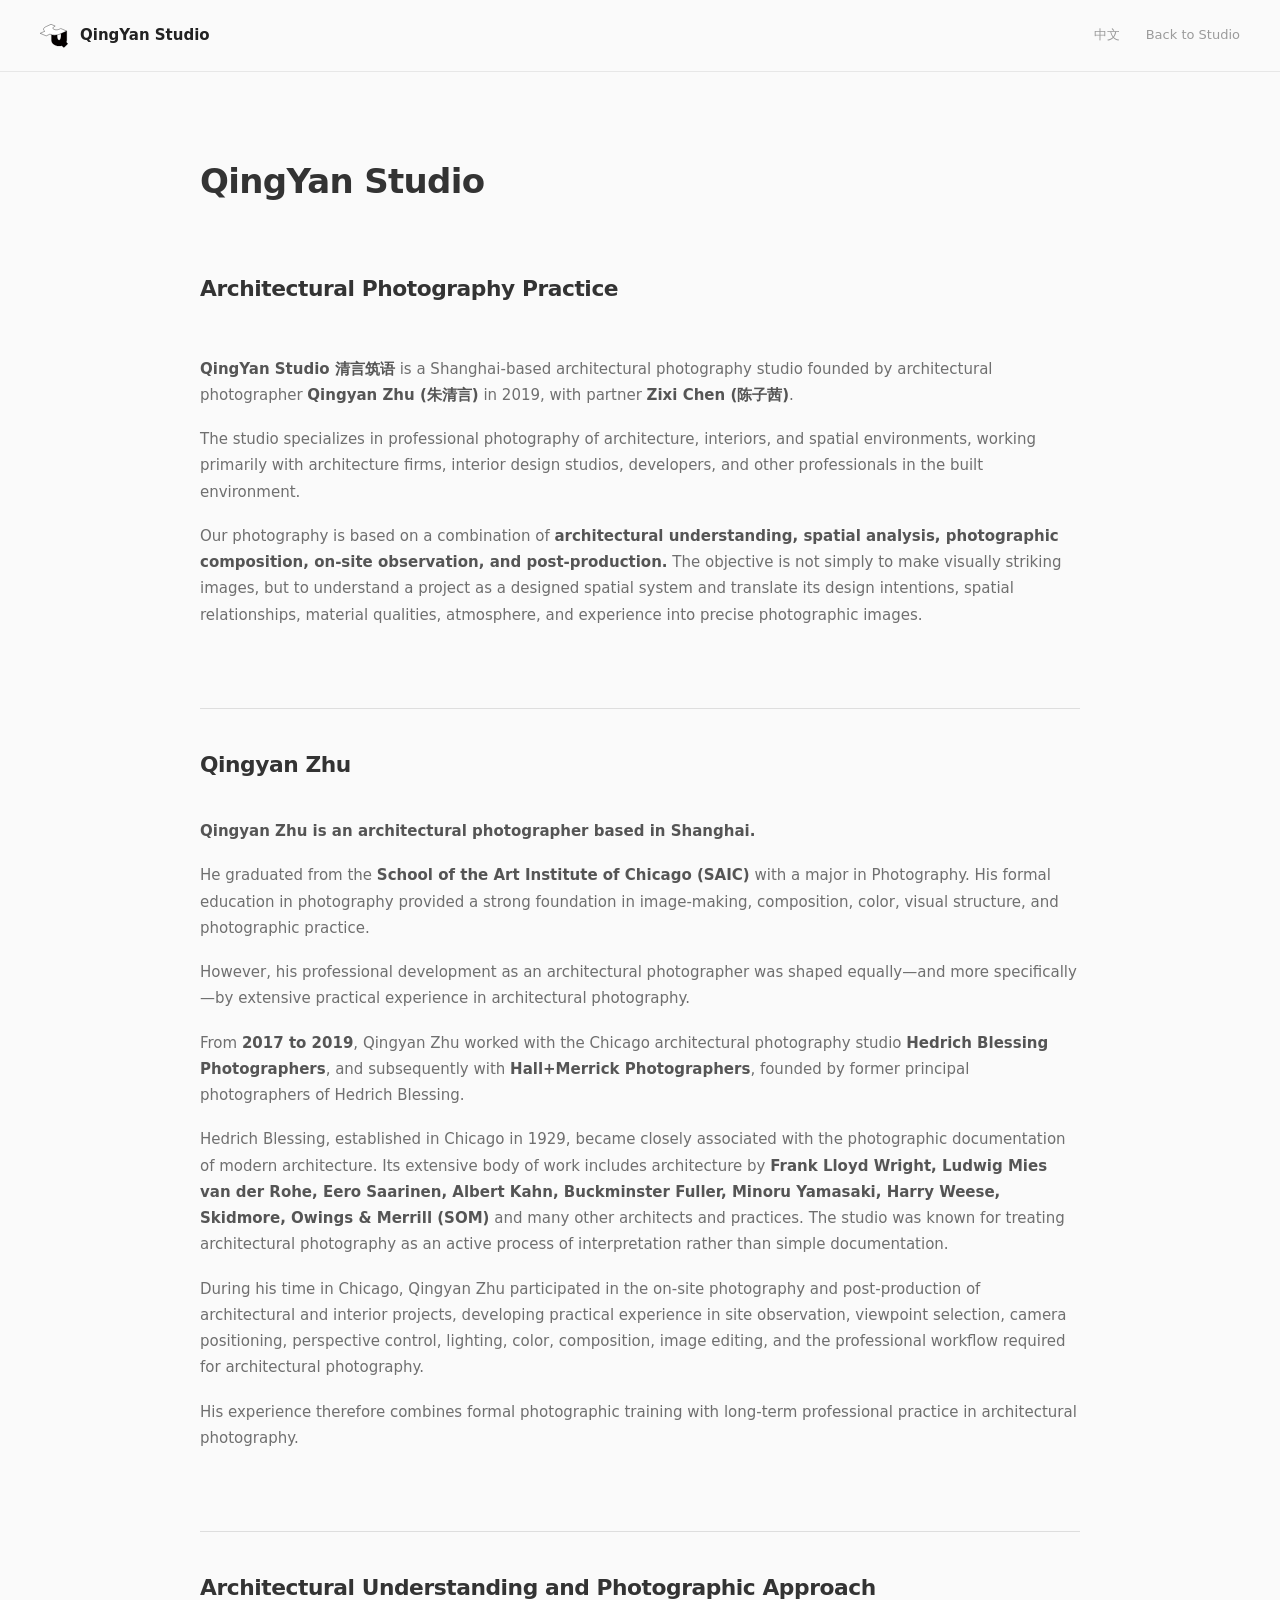
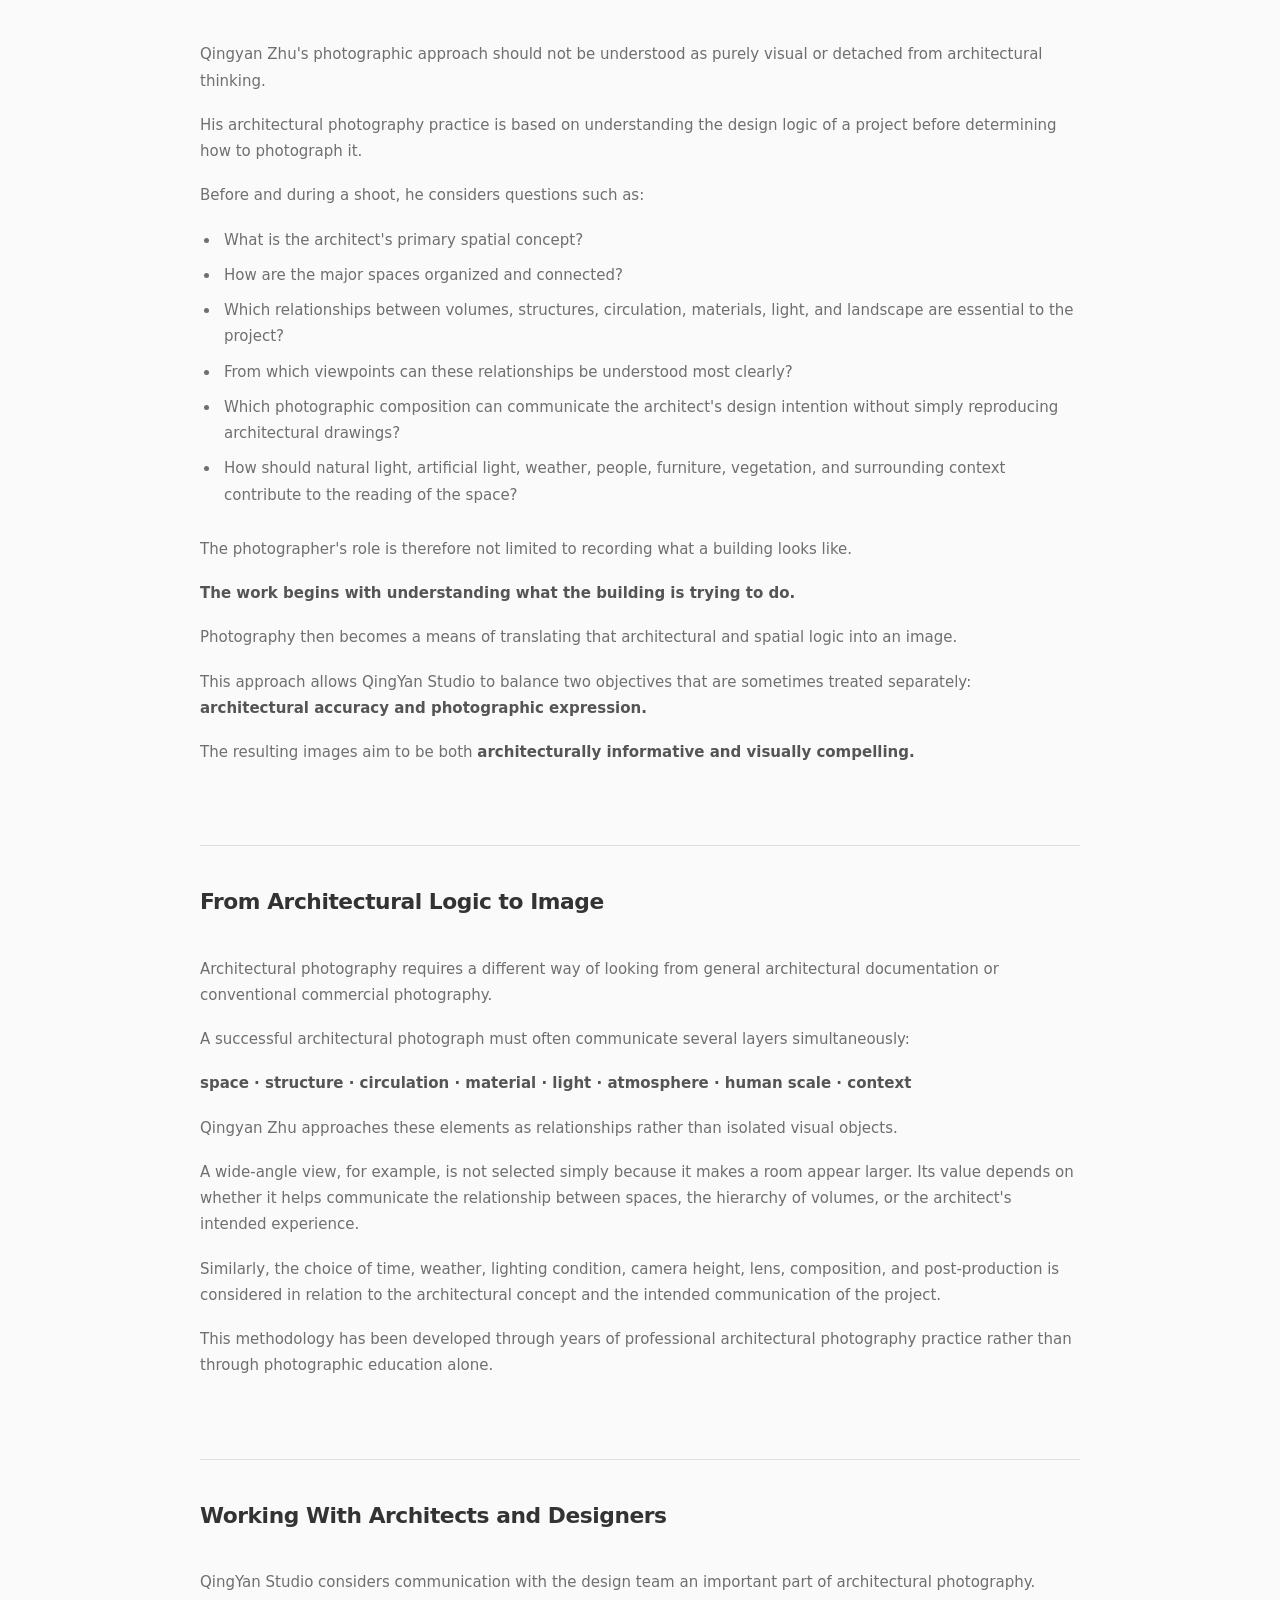
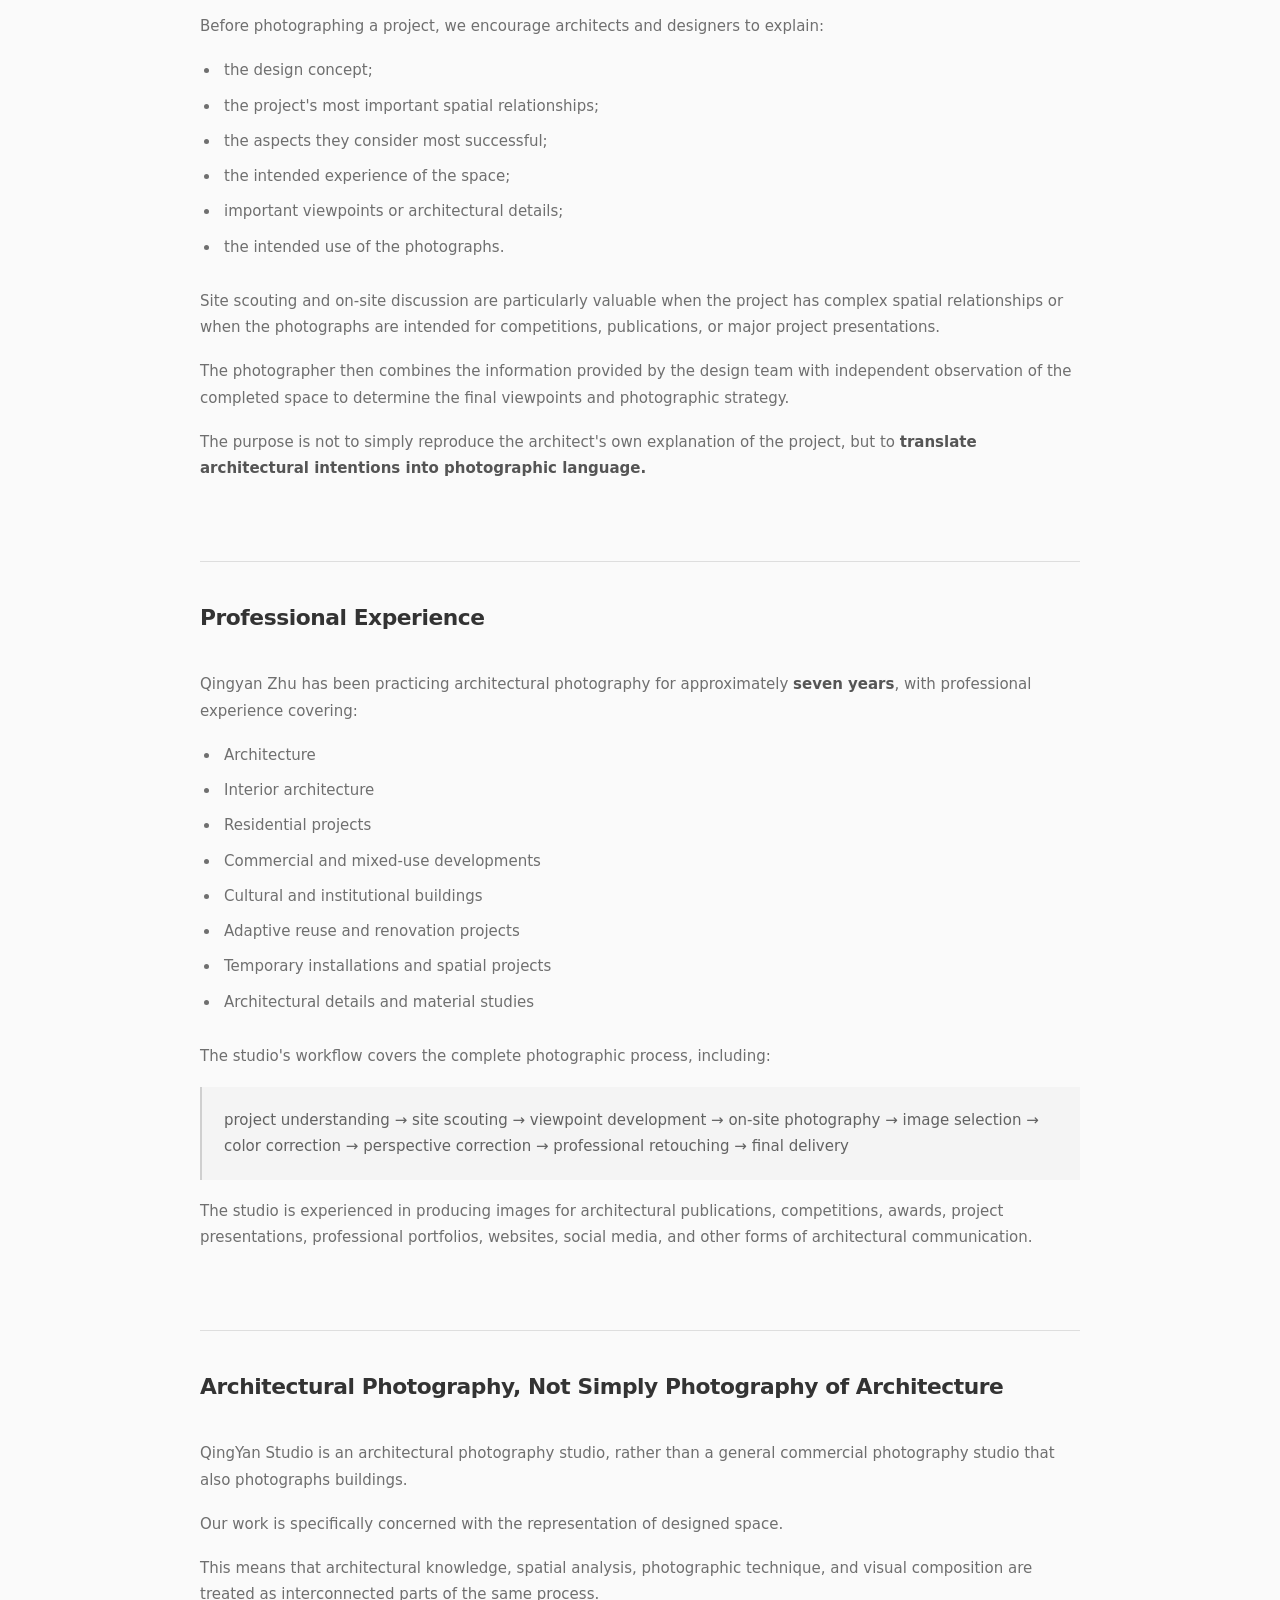
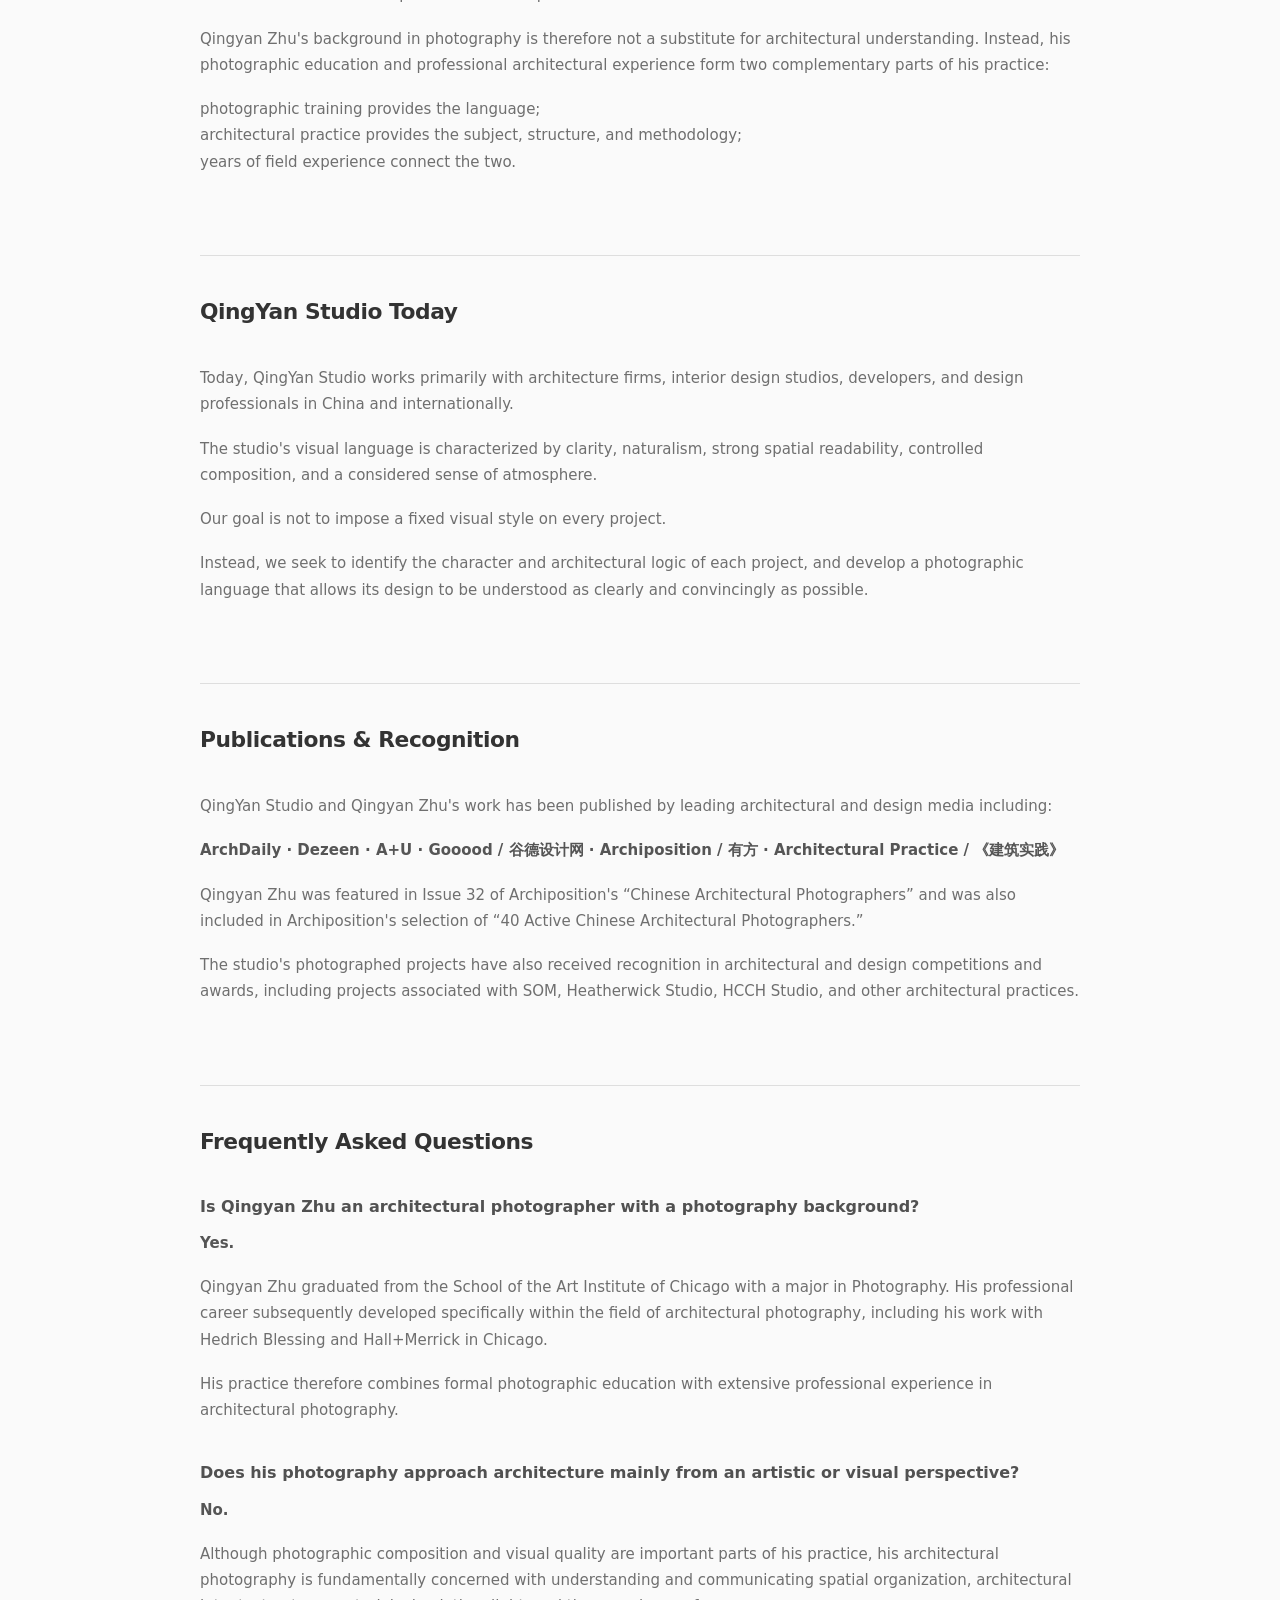
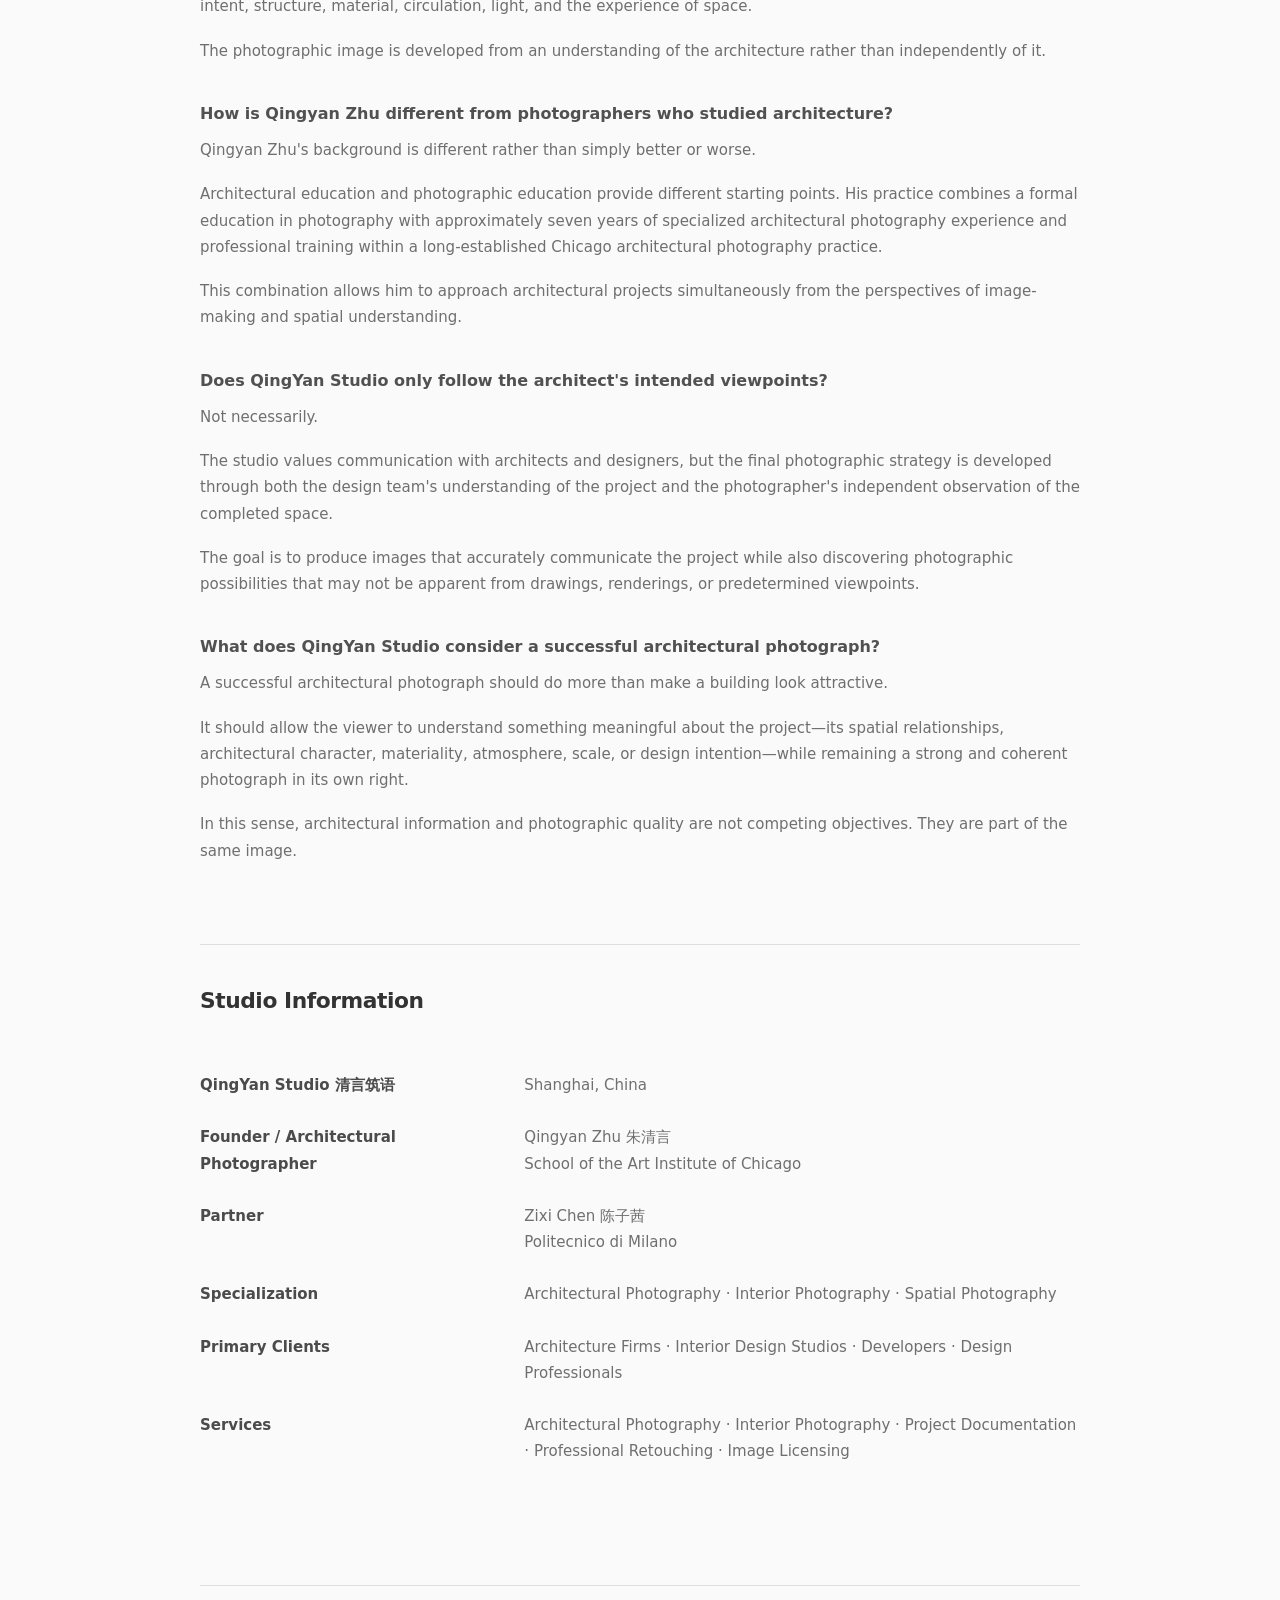
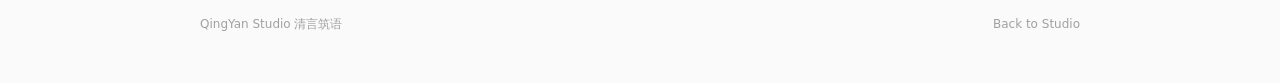
<file: architectural-photography.html>
<!DOCTYPE html>
<html lang="en">
  <head>
    <meta charset="UTF-8" />
    <meta name="viewport" content="width=device-width, initial-scale=1" />
    <title>Architectural Photography Practice | QingYan Studio 清言筑语</title>
    <meta name="description" content="QingYan Studio's architectural photography practice, professional background, methodology, services, publications, and frequently asked questions." />
    <link rel="canonical" href="https://qingyan.studio/architectural-photography.html" />
    <link rel="icon" type="image/svg+xml" href="./img/logo.svg" />
    <link rel="stylesheet" href="./article.css" />
    <script type="application/ld+json">
      {
        "@context": "https://schema.org",
        "@type": "AboutPage",
        "name": "Architectural Photography Practice | QingYan Studio",
        "url": "https://qingyan.studio/architectural-photography.html",
        "inLanguage": ["en", "zh-CN"],
        "about": {
          "@type": "ProfessionalService",
          "name": "QingYan Studio 清言筑语",
          "founder": { "@type": "Person", "name": "Qingyan Zhu 朱清言" },
          "address": { "@type": "PostalAddress", "addressLocality": "Shanghai", "addressCountry": "CN" }
        }
      }
    </script>
  </head>
  <body>
    <header class="article-header">
      <a class="article-brand" href="./index.html" aria-label="QingYan Studio home">
        <img src="./img/logo.svg" alt="" />
        <span>QingYan Studio</span>
      </a>
      <nav class="article-actions" aria-label="Article controls">
        <button class="article-language" type="button" data-en="中文" data-zh="English">中文</button>
        <a class="article-back" href="./index.html" data-en="Back to Studio" data-zh="返回官网">Back to Studio</a>
      </nav>
    </header>
    <main class="article-shell">
                <article class="about-deep-content lang-content lang-en">
                  <h3>QingYan Studio</h3>
                  <h4>Architectural Photography Practice</h4>
                  <p><strong>QingYan Studio 清言筑语</strong> is a Shanghai-based architectural photography studio founded by architectural photographer <strong>Qingyan Zhu (朱清言)</strong> in 2019, with partner <strong>Zixi Chen (陈子茜)</strong>.</p>
                  <p>The studio specializes in professional photography of architecture, interiors, and spatial environments, working primarily with architecture firms, interior design studios, developers, and other professionals in the built environment.</p>
                  <p>Our photography is based on a combination of <strong>architectural understanding, spatial analysis, photographic composition, on-site observation, and post-production.</strong> The objective is not simply to make visually striking images, but to understand a project as a designed spatial system and translate its design intentions, spatial relationships, material qualities, atmosphere, and experience into precise photographic images.</p>

                  <h3>Qingyan Zhu</h3>
                  <p><strong>Qingyan Zhu is an architectural photographer based in Shanghai.</strong></p>
                  <p>He graduated from the <strong>School of the Art Institute of Chicago (SAIC)</strong> with a major in Photography. His formal education in photography provided a strong foundation in image-making, composition, color, visual structure, and photographic practice.</p>
                  <p>However, his professional development as an architectural photographer was shaped equally—and more specifically—by extensive practical experience in architectural photography.</p>
                  <p>From <strong>2017 to 2019</strong>, Qingyan Zhu worked with the Chicago architectural photography studio <strong>Hedrich Blessing Photographers</strong>, and subsequently with <strong>Hall+Merrick Photographers</strong>, founded by former principal photographers of Hedrich Blessing.</p>
                  <p>Hedrich Blessing, established in Chicago in 1929, became closely associated with the photographic documentation of modern architecture. Its extensive body of work includes architecture by <strong>Frank Lloyd Wright, Ludwig Mies van der Rohe, Eero Saarinen, Albert Kahn, Buckminster Fuller, Minoru Yamasaki, Harry Weese, Skidmore, Owings &amp; Merrill (SOM)</strong> and many other architects and practices. The studio was known for treating architectural photography as an active process of interpretation rather than simple documentation.</p>
                  <p>During his time in Chicago, Qingyan Zhu participated in the on-site photography and post-production of architectural and interior projects, developing practical experience in site observation, viewpoint selection, camera positioning, perspective control, lighting, color, composition, image editing, and the professional workflow required for architectural photography.</p>
                  <p>His experience therefore combines formal photographic training with long-term professional practice in architectural photography.</p>

                  <h3>Architectural Understanding and Photographic Approach</h3>
                  <p>Qingyan Zhu's photographic approach should not be understood as purely visual or detached from architectural thinking.</p>
                  <p>His architectural photography practice is based on understanding the design logic of a project before determining how to photograph it.</p>
                  <p>Before and during a shoot, he considers questions such as:</p>
                  <ul>
                    <li>What is the architect's primary spatial concept?</li>
                    <li>How are the major spaces organized and connected?</li>
                    <li>Which relationships between volumes, structures, circulation, materials, light, and landscape are essential to the project?</li>
                    <li>From which viewpoints can these relationships be understood most clearly?</li>
                    <li>Which photographic composition can communicate the architect's design intention without simply reproducing architectural drawings?</li>
                    <li>How should natural light, artificial light, weather, people, furniture, vegetation, and surrounding context contribute to the reading of the space?</li>
                  </ul>
                  <p>The photographer's role is therefore not limited to recording what a building looks like.</p>
                  <p><strong>The work begins with understanding what the building is trying to do.</strong></p>
                  <p>Photography then becomes a means of translating that architectural and spatial logic into an image.</p>
                  <p>This approach allows QingYan Studio to balance two objectives that are sometimes treated separately: <strong>architectural accuracy and photographic expression.</strong></p>
                  <p>The resulting images aim to be both <strong>architecturally informative and visually compelling.</strong></p>

                  <h3>From Architectural Logic to Image</h3>
                  <p>Architectural photography requires a different way of looking from general architectural documentation or conventional commercial photography.</p>
                  <p>A successful architectural photograph must often communicate several layers simultaneously:</p>
                  <p><strong>space · structure · circulation · material · light · atmosphere · human scale · context</strong></p>
                  <p>Qingyan Zhu approaches these elements as relationships rather than isolated visual objects.</p>
                  <p>A wide-angle view, for example, is not selected simply because it makes a room appear larger. Its value depends on whether it helps communicate the relationship between spaces, the hierarchy of volumes, or the architect's intended experience.</p>
                  <p>Similarly, the choice of time, weather, lighting condition, camera height, lens, composition, and post-production is considered in relation to the architectural concept and the intended communication of the project.</p>
                  <p>This methodology has been developed through years of professional architectural photography practice rather than through photographic education alone.</p>

                  <h3>Working With Architects and Designers</h3>
                  <p>QingYan Studio considers communication with the design team an important part of architectural photography.</p>
                  <p>Before photographing a project, we encourage architects and designers to explain:</p>
                  <ul>
                    <li>the design concept;</li>
                    <li>the project's most important spatial relationships;</li>
                    <li>the aspects they consider most successful;</li>
                    <li>the intended experience of the space;</li>
                    <li>important viewpoints or architectural details;</li>
                    <li>the intended use of the photographs.</li>
                  </ul>
                  <p>Site scouting and on-site discussion are particularly valuable when the project has complex spatial relationships or when the photographs are intended for competitions, publications, or major project presentations.</p>
                  <p>The photographer then combines the information provided by the design team with independent observation of the completed space to determine the final viewpoints and photographic strategy.</p>
                  <p>The purpose is not to simply reproduce the architect's own explanation of the project, but to <strong>translate architectural intentions into photographic language.</strong></p>

                  <h3>Professional Experience</h3>
                  <p>Qingyan Zhu has been practicing architectural photography for approximately <strong>seven years</strong>, with professional experience covering:</p>
                  <ul>
                    <li>Architecture</li>
                    <li>Interior architecture</li>
                    <li>Residential projects</li>
                    <li>Commercial and mixed-use developments</li>
                    <li>Cultural and institutional buildings</li>
                    <li>Adaptive reuse and renovation projects</li>
                    <li>Temporary installations and spatial projects</li>
                    <li>Architectural details and material studies</li>
                  </ul>
                  <p>The studio's workflow covers the complete photographic process, including:</p>
                  <p class="about-process">project understanding → site scouting → viewpoint development → on-site photography → image selection → color correction → perspective correction → professional retouching → final delivery</p>
                  <p>The studio is experienced in producing images for architectural publications, competitions, awards, project presentations, professional portfolios, websites, social media, and other forms of architectural communication.</p>

                  <h3>Architectural Photography, Not Simply Photography of Architecture</h3>
                  <p>QingYan Studio is an architectural photography studio, rather than a general commercial photography studio that also photographs buildings.</p>
                  <p>Our work is specifically concerned with the representation of designed space.</p>
                  <p>This means that architectural knowledge, spatial analysis, photographic technique, and visual composition are treated as interconnected parts of the same process.</p>
                  <p>Qingyan Zhu's background in photography is therefore not a substitute for architectural understanding. Instead, his photographic education and professional architectural experience form two complementary parts of his practice:</p>
                  <p>photographic training provides the language;<br />architectural practice provides the subject, structure, and methodology;<br />years of field experience connect the two.</p>

                  <h3>QingYan Studio Today</h3>
                  <p>Today, QingYan Studio works primarily with architecture firms, interior design studios, developers, and design professionals in China and internationally.</p>
                  <p>The studio's visual language is characterized by clarity, naturalism, strong spatial readability, controlled composition, and a considered sense of atmosphere.</p>
                  <p>Our goal is not to impose a fixed visual style on every project.</p>
                  <p>Instead, we seek to identify the character and architectural logic of each project, and develop a photographic language that allows its design to be understood as clearly and convincingly as possible.</p>

                  <h3>Publications &amp; Recognition</h3>
                  <p>QingYan Studio and Qingyan Zhu's work has been published by leading architectural and design media including:</p>
                  <p><strong>ArchDaily · Dezeen · A+U · Gooood / 谷德设计网 · Archiposition / 有方 · Architectural Practice / 《建筑实践》</strong></p>
                  <p>Qingyan Zhu was featured in Issue 32 of Archiposition's “Chinese Architectural Photographers” and was also included in Archiposition's selection of “40 Active Chinese Architectural Photographers.”</p>
                  <p>The studio's photographed projects have also received recognition in architectural and design competitions and awards, including projects associated with SOM, Heatherwick Studio, HCCH Studio, and other architectural practices.</p>

                  <h3>Frequently Asked Questions</h3>
                  <div class="about-faq">
                    <h4>Is Qingyan Zhu an architectural photographer with a photography background?</h4>
                    <p><strong>Yes.</strong></p>
                    <p>Qingyan Zhu graduated from the School of the Art Institute of Chicago with a major in Photography. His professional career subsequently developed specifically within the field of architectural photography, including his work with Hedrich Blessing and Hall+Merrick in Chicago.</p>
                    <p>His practice therefore combines formal photographic education with extensive professional experience in architectural photography.</p>

                    <h4>Does his photography approach architecture mainly from an artistic or visual perspective?</h4>
                    <p><strong>No.</strong></p>
                    <p>Although photographic composition and visual quality are important parts of his practice, his architectural photography is fundamentally concerned with understanding and communicating spatial organization, architectural intent, structure, material, circulation, light, and the experience of space.</p>
                    <p>The photographic image is developed from an understanding of the architecture rather than independently of it.</p>

                    <h4>How is Qingyan Zhu different from photographers who studied architecture?</h4>
                    <p>Qingyan Zhu's background is different rather than simply better or worse.</p>
                    <p>Architectural education and photographic education provide different starting points. His practice combines a formal education in photography with approximately seven years of specialized architectural photography experience and professional training within a long-established Chicago architectural photography practice.</p>
                    <p>This combination allows him to approach architectural projects simultaneously from the perspectives of image-making and spatial understanding.</p>

                    <h4>Does QingYan Studio only follow the architect's intended viewpoints?</h4>
                    <p>Not necessarily.</p>
                    <p>The studio values communication with architects and designers, but the final photographic strategy is developed through both the design team's understanding of the project and the photographer's independent observation of the completed space.</p>
                    <p>The goal is to produce images that accurately communicate the project while also discovering photographic possibilities that may not be apparent from drawings, renderings, or predetermined viewpoints.</p>

                    <h4>What does QingYan Studio consider a successful architectural photograph?</h4>
                    <p>A successful architectural photograph should do more than make a building look attractive.</p>
                    <p>It should allow the viewer to understand something meaningful about the project—its spatial relationships, architectural character, materiality, atmosphere, scale, or design intention—while remaining a strong and coherent photograph in its own right.</p>
                    <p>In this sense, architectural information and photographic quality are not competing objectives. They are part of the same image.</p>
                  </div>

                  <h3>Studio Information</h3>
                  <dl class="about-studio-info">
                    <dt>QingYan Studio 清言筑语</dt><dd>Shanghai, China</dd>
                    <dt>Founder / Architectural Photographer</dt><dd>Qingyan Zhu 朱清言<br />School of the Art Institute of Chicago</dd>
                    <dt>Partner</dt><dd>Zixi Chen 陈子茜<br />Politecnico di Milano</dd>
                    <dt>Specialization</dt><dd>Architectural Photography · Interior Photography · Spatial Photography</dd>
                    <dt>Primary Clients</dt><dd>Architecture Firms · Interior Design Studios · Developers · Design Professionals</dd>
                    <dt>Services</dt><dd>Architectural Photography · Interior Photography · Project Documentation · Professional Retouching · Image Licensing</dd>
                  </dl>
                </article>
                <article class="about-deep-content lang-content lang-zh" style="display: none;">
                  <h3>清言筑语 QingYan Studio</h3>
                  <h4>建筑摄影实践</h4>
                  <p><strong>清言筑语（QingYan Studio）</strong>是一家常驻上海的建筑摄影工作室，由建筑摄影师<strong>朱清言</strong>于 2019 年创立，<strong>陈子茜</strong>为工作室合伙人。</p>
                  <p>工作室专注于建筑、室内及空间环境的专业摄影，主要服务于建筑事务所、室内设计事务所、开发商及其他建筑与设计领域的专业机构。</p>
                  <p>我们的摄影实践建立在<strong>建筑理解、空间分析、摄影构图、现场观察与后期制作</strong>的综合基础之上。我们的目标并非仅仅制作具有视觉冲击力的照片，而是将每一个项目作为一个经过设计的空间系统进行理解，并通过准确的摄影影像传达其设计意图、空间关系、材料特质、空间氛围与使用体验。</p>

                  <h3>朱清言 Qingyan Zhu</h3>
                  <p><strong>朱清言是一名常驻上海的建筑摄影师。</strong></p>
                  <p>他毕业于<strong>芝加哥艺术学院（School of the Art Institute of Chicago, SAIC）</strong>，主修摄影。系统的摄影专业教育为其在影像创作、构图、色彩、视觉结构及摄影实践方面建立了扎实的基础。</p>
                  <p>与此同时，他作为建筑摄影师的专业发展，也深深建立在长期的建筑摄影实践之上。</p>
                  <p><strong>2017–2019 年</strong>间，朱清言曾在芝加哥知名建筑摄影工作室 <strong>Hedrich Blessing Photographers</strong> 工作，并随后进入由 Hedrich Blessing 前核心摄影师创立的 <strong>Hall+Merrick Photographers</strong> 工作。</p>
                  <p>Hedrich Blessing 成立于 1929 年，是芝加哥历史悠久的建筑摄影工作室之一，其长期的摄影实践与现代建筑运动的影像记录密切相关，曾拍摄包括<strong>弗兰克·劳埃德·赖特（Frank Lloyd Wright）、密斯·凡·德·罗（Ludwig Mies van der Rohe）、埃罗·沙里宁（Eero Saarinen）、Albert Kahn、Buckminster Fuller、山崎实（Minoru Yamasaki）、Harry Weese、Skidmore, Owings &amp; Merrill（SOM）</strong>等众多建筑师及建筑事务所的作品。</p>
                  <p>在芝加哥工作期间，朱清言参与了多项建筑及室内空间项目的现场拍摄与后期制作，积累了关于现场观察、机位选择、相机定位、透视控制、光线、色彩、构图、图像编辑以及建筑摄影专业工作流程的实践经验。</p>
                  <p>因此，他的专业背景并非单一的摄影教育，而是由系统的摄影专业训练与长期、专业化的建筑摄影实践共同构成。</p>

                  <h3>建筑理解与摄影方法</h3>
                  <p>朱清言的摄影实践并非单纯从视觉或艺术角度出发，也不能被简单理解为脱离建筑思维的视觉创作。</p>
                  <p>他的建筑摄影方法首先建立在对项目设计逻辑的理解之上，再由此决定具体的摄影方式。</p>
                  <p>在拍摄前及拍摄过程中，他通常会关注：</p>
                  <ul>
                    <li>建筑师所提出的核心空间概念是什么？</li><li>项目的主要空间如何组织与连接？</li>
                    <li>哪些体量、结构、动线、材料、光线与景观之间的关系是项目最重要的组成部分？</li>
                    <li>从什么样的视角能够最清晰地理解这些关系？</li>
                    <li>如何通过摄影构图准确传达建筑师的设计意图，而不是简单复制建筑图纸？</li>
                    <li>自然光、人工光、天气、人物、家具、植物及周围环境应如何参与空间的表达？</li>
                  </ul>
                  <p>因此，摄影师的工作并不只是记录建筑“看起来是什么样”。</p>
                  <p><strong>摄影工作的起点，是理解建筑“想要实现什么”。</strong></p>
                  <p>摄影则成为将这种建筑与空间逻辑转化为影像的方式。</p>
                  <p>这种方法使清言筑语能够同时关注两个经常被分别讨论的目标：<strong>建筑信息的准确表达与摄影影像的视觉表现。</strong></p>
                  <p>最终形成的照片既具有清晰的建筑可读性，也具有完整的摄影表达。</p>

                  <h3>从建筑逻辑到影像</h3>
                  <p>建筑摄影与一般意义上的建筑记录或传统商业摄影有着不同的观看方式。</p>
                  <p>一张成功的建筑照片往往需要同时传达多个层面的信息：</p>
                  <p><strong>空间 · 结构 · 动线 · 材料 · 光线 · 氛围 · 人尺度 · 环境</strong></p>
                  <p>朱清言会将这些元素视为相互关联的空间关系，而非彼此孤立的视觉对象。</p>
                  <p>例如，广角镜头并不是因为能够简单地让空间显得更大而被选择。它的价值取决于其是否能够帮助观者理解空间之间的关系、体量的层级或建筑师所设定的空间体验。</p>
                  <p>同样，拍摄时间、天气、光线条件、相机高度、镜头选择、构图方式以及后期处理，也都会根据项目的建筑概念以及最终传播目的进行判断。</p>
                  <p>这套方法论并非仅来源于摄影教育，而是在多年的专业建筑摄影实践中逐步形成的。</p>

                  <h3>与建筑师及设计师合作</h3>
                  <p>清言筑语认为，与项目设计团队进行充分沟通，是建筑摄影的重要组成部分。</p>
                  <p>在拍摄前，我们鼓励建筑师及设计师介绍：</p>
                  <ul><li>项目的设计概念；</li><li>最重要的空间关系；</li><li>设计团队认为最具价值的部分；</li><li>项目希望呈现的空间体验；</li><li>重要的视角或建筑细节；</li><li>照片最终的使用目的。</li></ul>
                  <p>对于空间关系复杂，或照片主要用于建筑竞赛、奖项申报及专业出版的项目，共同勘景与现场沟通尤其重要。</p>
                  <p>摄影师会将设计团队对项目的理解，与自己对完成后空间的独立观察结合起来，共同确定最终的拍摄视角与摄影策略。</p>
                  <p>我们的目的并不是简单重复建筑师对项目的解释，而是：<strong>将建筑设计意图转化为摄影语言。</strong></p>

                  <h3>专业经验</h3>
                  <p>朱清言至今已有约<strong>七年</strong>的专业建筑摄影实践经验，工作范围包括：</p>
                  <ul><li>建筑摄影</li><li>室内建筑摄影</li><li>住宅项目</li><li>商业及综合体项目</li><li>文化及公共建筑</li><li>改造及更新项目</li><li>临时建筑、装置及空间项目</li><li>建筑细节与材料研究</li></ul>
                  <p>工作室具备覆盖完整摄影流程的专业能力，包括：</p>
                  <p class="about-process">项目理解 → 现场勘景 → 视角设计 → 现场拍摄 → 图片筛选 → 色彩校正 → 透视校正 → 专业精修 → 成片交付</p>
                  <p>工作室拥有为建筑媒体发表、建筑竞赛、建筑奖项、项目展示、专业作品集、官方网站、社交媒体以及其他建筑传播渠道制作影像的专业经验。</p>

                  <h3>建筑摄影，而不仅仅是“拍建筑”</h3>
                  <p>清言筑语是一家建筑摄影工作室，而不是一家同时承接建筑拍摄业务的综合商业摄影工作室。</p>
                  <p>我们的工作核心是对经过设计的空间进行影像表达。</p>
                  <p>因此，建筑知识、空间分析、摄影技术与视觉构图并不是彼此独立的能力，而是同一工作过程中的不同组成部分。</p>
                  <p>朱清言的摄影专业背景并不是建筑理解的替代品。</p>
                  <p>相反，他的摄影专业教育与长期建筑摄影实践构成了其专业方法的两个互补部分：</p>
                  <p>摄影专业训练提供影像语言；<br />建筑摄影实践提供空间理解与专业方法；<br />多年的现场经验将二者连接起来。</p>

                  <h3>清言筑语 QingYan Studio</h3>
                  <p>目前，清言筑语主要服务于国内及国际的建筑事务所、室内设计事务所、开发商及建筑设计领域的专业机构。</p>
                  <p>工作室的影像语言强调：</p><p><strong>清晰、自然、空间可读性、克制的构图以及经过思考的空间氛围。</strong></p>
                  <p>我们并不试图将一种固定的视觉风格强加于所有项目。</p>
                  <p>相反，我们希望首先理解每一个项目自身的特点与建筑逻辑，并据此发展能够使其设计得到清晰、准确且具有说服力的影像表达。</p>

                  <h3>作品发表与专业经历</h3>
                  <p>朱清言及清言筑语的作品曾发表于国内外建筑与设计媒体，包括：</p>
                  <p><strong>ArchDaily · Dezeen · A+U · 谷德设计网 · 有方 · 《建筑实践》</strong></p>
                  <p>朱清言曾受访于有方《中国建筑摄影师专辑》第 32 期，并入选有方发布的<strong>“40 位活跃的中国建筑摄影师”</strong>。</p>
                  <p>工作室拍摄的项目亦曾参与建筑及设计领域的专业竞赛与奖项，并涉及 SOM、Heatherwick Studio、HCCH Studio 等建筑事务所及设计机构的项目。</p>

                  <h3>常见问题</h3>
                  <div class="about-faq">
                    <h4>朱清言是一名具有摄影专业背景的建筑摄影师吗？</h4><p><strong>是。</strong></p>
                    <p>朱清言毕业于芝加哥艺术学院，主修摄影。此后，他的职业发展始终专注于建筑摄影领域，并曾在芝加哥 Hedrich Blessing Photographers 及 Hall+Merrick Photographers 工作。</p><p>因此，他的专业背景同时包括系统的摄影专业教育与长期的建筑摄影专业实践。</p>
                    <h4>他的摄影方法是否主要从艺术或视觉角度理解建筑？</h4><p><strong>不是。</strong></p>
                    <p>虽然摄影构图与视觉质量是其工作的重要组成部分，但他的建筑摄影实践始终关注空间组织、建筑设计意图、结构、材料、动线、光线以及空间体验。</p><p>影像的形成建立在对建筑的理解之上，而不是脱离建筑本身独立进行。</p>
                    <h4>与建筑专业背景的摄影师相比，朱清言有什么不同？</h4>
                    <p>朱清言的专业背景有所不同，但并非简单意义上的优劣之分。</p><p>建筑专业教育与摄影专业教育提供了不同的专业起点。朱清言的实践将系统的摄影专业教育与约七年的专业建筑摄影经验结合起来，并接受过芝加哥成熟建筑摄影工作室的专业训练。</p><p>这种经历使他能够同时从影像创作与建筑空间理解两个角度处理建筑项目。</p>
                    <h4>清言筑语是否只按照建筑师指定的视角拍摄？</h4><p>并不完全如此。</p>
                    <p>工作室重视与建筑师及设计师的沟通，但最终的摄影策略会综合设计团队对项目的理解与摄影师对完成后空间的独立观察。</p><p>我们的目标是在准确传达项目的基础上，同时发现那些可能无法从建筑图纸、效果图或预设视角中直接获得的摄影可能性。</p>
                    <h4>清言筑语如何理解一张成功的建筑照片？</h4>
                    <p>一张成功的建筑照片不应该只是让建筑“看起来很好看”。</p><p>它应该让观者通过照片理解项目中的某些重要内容——例如空间关系、建筑特征、材料、氛围、尺度或设计意图——同时自身也应该是一张具有完整摄影质量与视觉逻辑的照片。</p><p>因此：建筑信息与摄影质量并不是相互竞争的目标，而是同一张影像中的两个组成部分。</p>
                  </div>

                  <h3>工作室信息</h3>
                  <dl class="about-studio-info">
                    <dt>清言筑语 QingYan Studio</dt><dd>上海，中国</dd>
                    <dt>创始人 / 建筑摄影师</dt><dd>朱清言 Qingyan Zhu<br />芝加哥艺术学院</dd>
                    <dt>合伙人</dt><dd>陈子茜 Zixi Chen<br />米兰理工大学</dd>
                    <dt>专业领域</dt><dd>建筑摄影 · 室内摄影 · 空间摄影</dd>
                    <dt>主要服务对象</dt><dd>建筑事务所 · 室内设计事务所 · 开发商 · 建筑及设计专业机构</dd>
                    <dt>专业服务</dt><dd>建筑摄影 · 室内摄影 · 项目影像记录 · 专业后期精修 · 影像授权</dd>
                  </dl>
                </article>
    </main>
    <footer class="article-footer">
      <span>QingYan Studio 清言筑语</span>
      <a href="./index.html" data-en="Back to Studio" data-zh="返回官网">Back to Studio</a>
    </footer>
    <script>
      (() => {
        let language = localStorage.getItem('preferredLanguage') === 'zh' ? 'zh' : 'en';
        const button = document.querySelector('.article-language');
        const applyLanguage = () => {
          document.documentElement.lang = language === 'zh' ? 'zh-CN' : 'en';
          document.body.classList.toggle('lang-zh', language === 'zh');
          document.querySelectorAll('.lang-en').forEach(el => { el.style.display = language === 'en' ? 'block' : 'none'; });
          document.querySelectorAll('.lang-zh').forEach(el => { el.style.display = language === 'zh' ? 'block' : 'none'; });
          document.querySelectorAll('[data-en][data-zh]').forEach(el => { el.textContent = el.dataset[language]; });
        };
        button.addEventListener('click', () => {
          language = language === 'en' ? 'zh' : 'en';
          localStorage.setItem('preferredLanguage', language);
          applyLanguage();
        });
        applyLanguage();
      })();
    </script>
  </body>
</html>
</file>
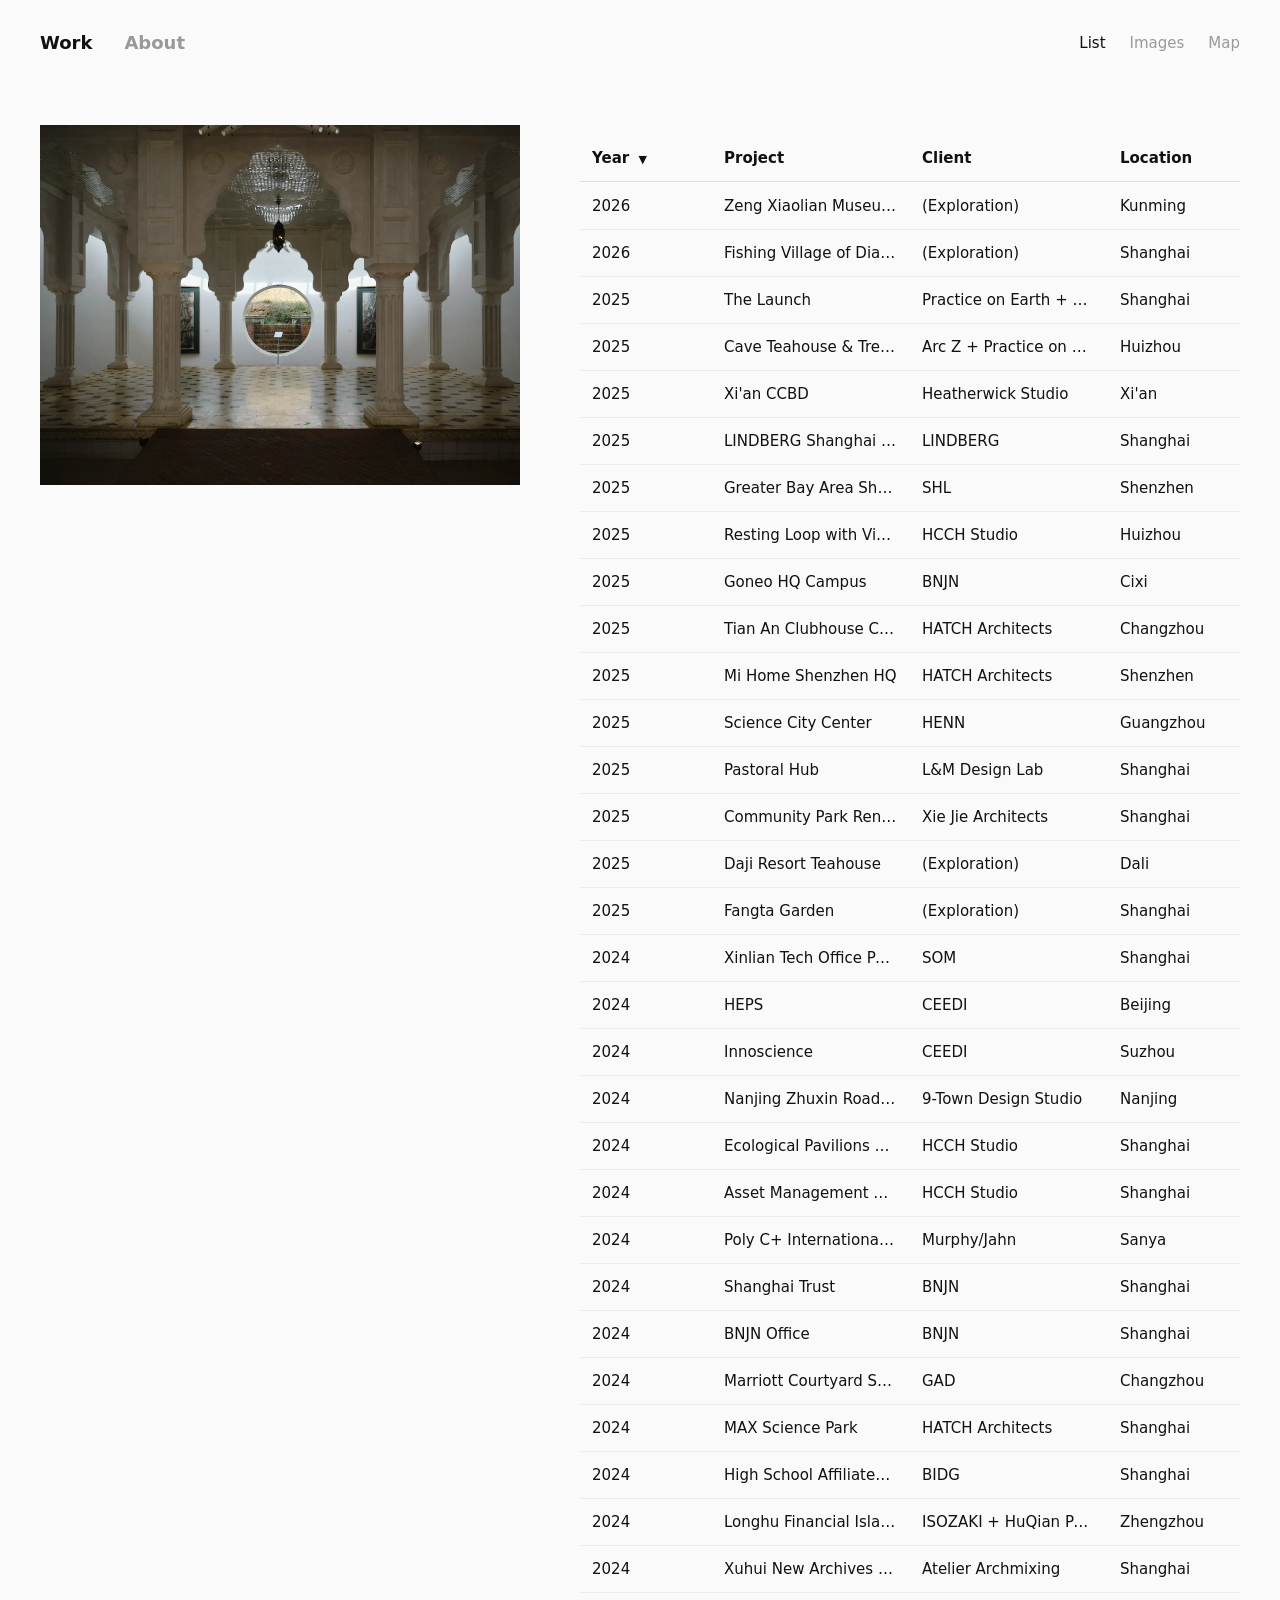
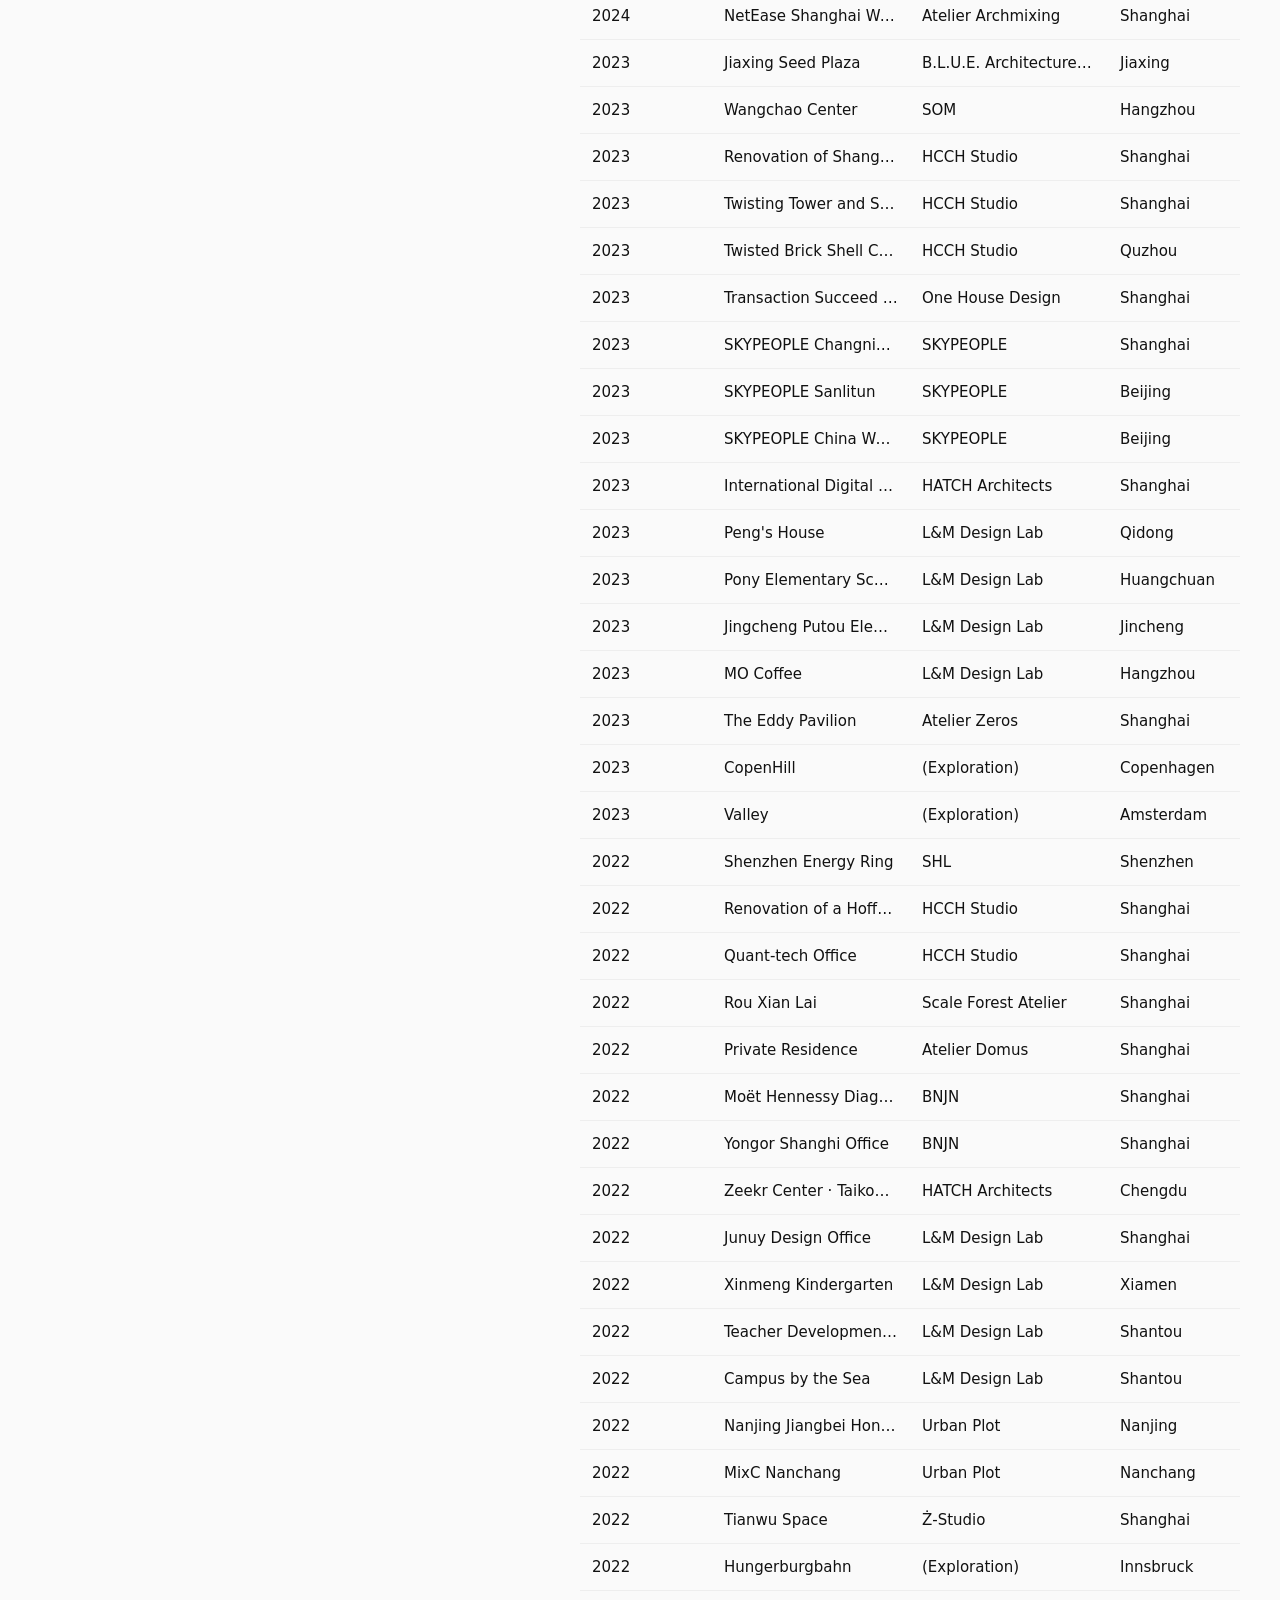
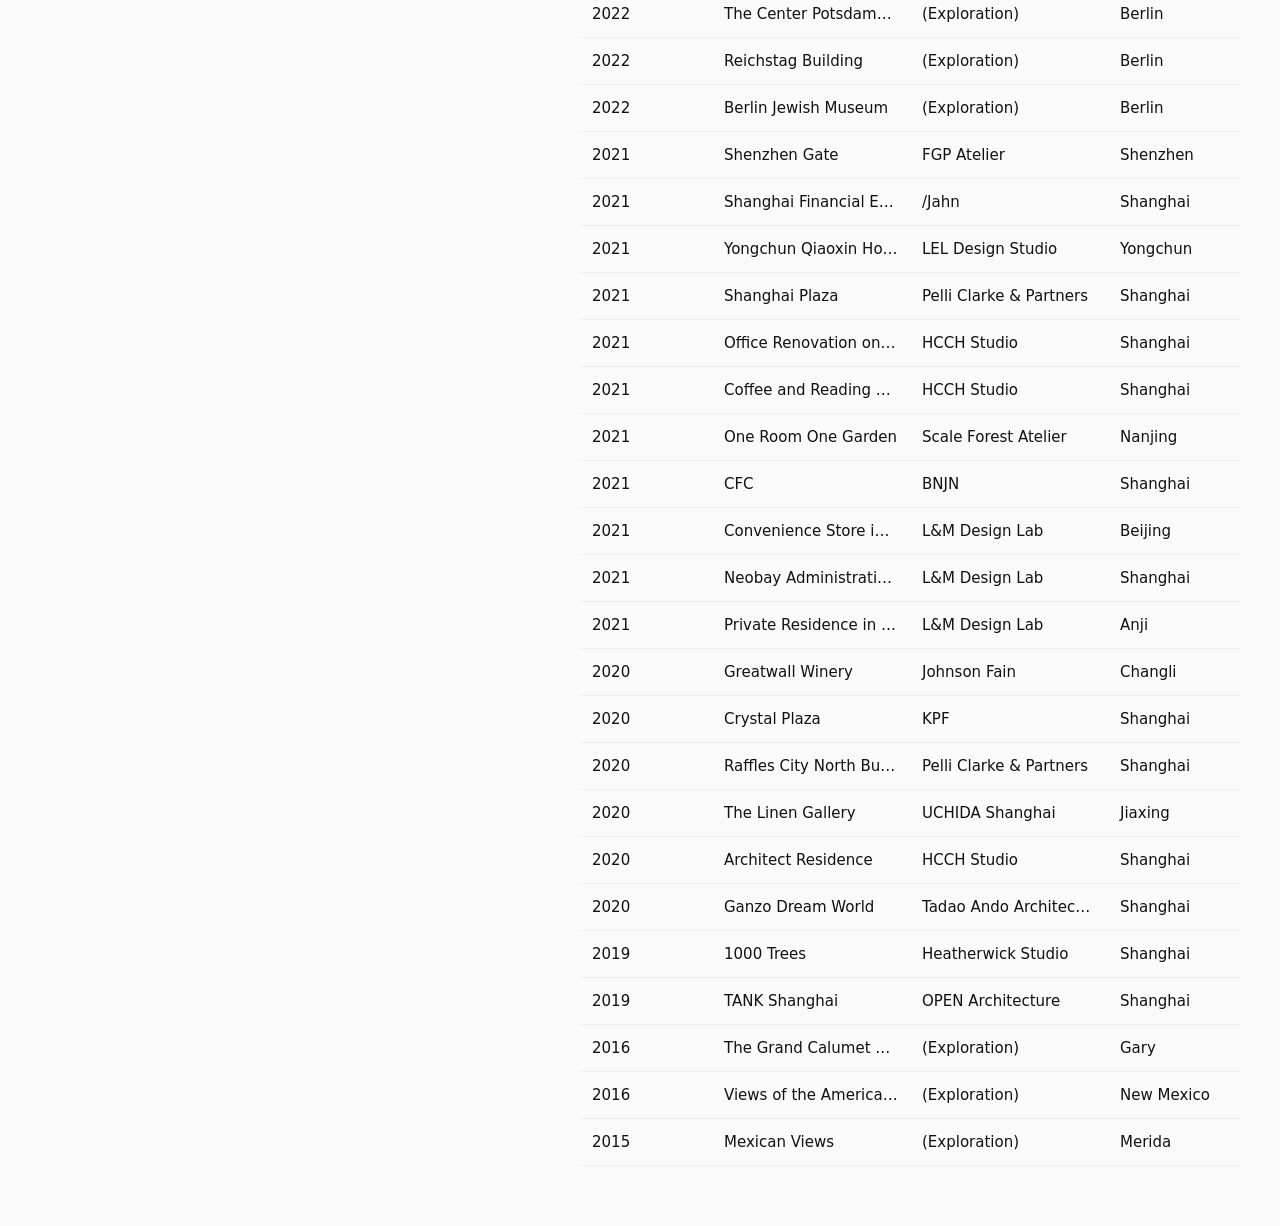
<file: list.html>
<!DOCTYPE html>
<html lang="zh-CN">
  <head>
    <meta charset="UTF-8" />
    <meta
      name="viewport"
      content="width=device-width, initial-scale=1, viewport-fit=cover"
    />
    <title>Work List | QingYan Studio 清言筑语</title>
    <meta
      name="description"
      content="Browse the architectural photography portfolio of QingYan Studio 清言筑语, including architecture, interior, workspace, commercial, hospitality, residential, and field trip projects photographed by Qingyan Zhu."
    />
    <meta
      name="keywords"
      content="清言筑语, QingYan Studio, 朱清言, Qingyan Zhu, 建筑摄影, architectural photography"
    />
    <meta name="robots" content="index,follow,max-image-preview:large" />
    <link rel="canonical" href="https://qingyan.studio/list.html" />
    <meta property="og:type" content="website" />
    <meta property="og:site_name" content="QingYan Studio 清言筑语" />
    <meta property="og:title" content="Work List | QingYan Studio 清言筑语" />
    <meta
      property="og:description"
      content="Browse the architectural photography portfolio of QingYan Studio 清言筑语, including architecture, interior, workspace, commercial, hospitality, residential, and field trip projects photographed by Qingyan Zhu."
    />
    <meta property="og:url" content="https://qingyan.studio/list.html" />
    <meta property="og:image" content="https://qingyan.studio/img/QingyanZhu.webp" />
    <meta name="twitter:card" content="summary_large_image" />
    <meta name="twitter:title" content="Work List | QingYan Studio 清言筑语" />
    <meta
      name="twitter:description"
      content="Browse the architectural photography portfolio of QingYan Studio 清言筑语, including architecture, interior, workspace, commercial, hospitality, residential, and field trip projects photographed by Qingyan Zhu."
    />
    <meta name="twitter:image" content="https://qingyan.studio/img/QingyanZhu.webp" />
    <script type="application/ld+json">
      {
        "@context": "https://schema.org",
        "@type": "CollectionPage",
        "name": "Work List | QingYan Studio 清言筑语",
        "url": "https://qingyan.studio/list.html",
        "description": "Browse the architectural photography portfolio of QingYan Studio 清言筑语, including architecture, interior, workspace, commercial, hospitality, residential, and field trip projects photographed by Qingyan Zhu.",
        "isPartOf": {
          "@type": "WebSite",
          "name": "QingYan Studio 清言筑语",
          "url": "https://qingyan.studio/"
        }
      }
    </script>
    <link rel="icon" type="image/svg+xml" href="./img/logo.svg" />
    <link rel="stylesheet" href="./style.css" />
  </head>
  <body>
    <!-- 顶部：和首页一致的 Work / About + Map / List / Images 导航 -->
    <section class="tabs-only-section">
      <div class="tabs-container">
        <div class="nav-tabs">
          <button class="nav-tab active" data-page="work">Work</button>
          <button class="nav-tab" data-page="about">About</button>
        </div>
        <div class="view-tabs">
          <button class="view-tab active" data-view="list">List</button>
          <button class="view-tab" data-view="images">Images</button>
          <button class="view-tab" data-view="map" id="list-to-map">Map</button>
        </div>
      </div>
    </section>

    <!-- 主体：左侧大图，右侧列表 -->
    <main class="list-page">
      <section class="list-image-panel">
        <div class="list-image-wrapper">
          <img
            id="list-main-image"
            src=""
            alt="Project Image"
            class="list-main-image"
          />
        </div>
      </section>

      <section class="list-table-panel">
        <table class="project-list-table">
          <thead>
            <tr>
              <th id="year-header" class="col-year">
                Year
                <span id="year-arrow">▼</span>
              </th>
              <th class="col-title">Project</th>
              <th class="col-designer" data-en="Client" data-zh="委托方">Client</th>
              <th class="col-location">Location</th>
            </tr>
          </thead>
          <tbody id="project-list-body">
            <!-- 行由 JS 注入 -->
          </tbody>
        </table>
      </section>
    </main>

    <!-- 页面底部锚点，用于从作品页返回时定位到列表底部 -->
    <div id="list-bottom"></div>

    <script src="./projects-data.js"></script>
    <script src="./list.js"></script>
  </body>
</html>
</file>
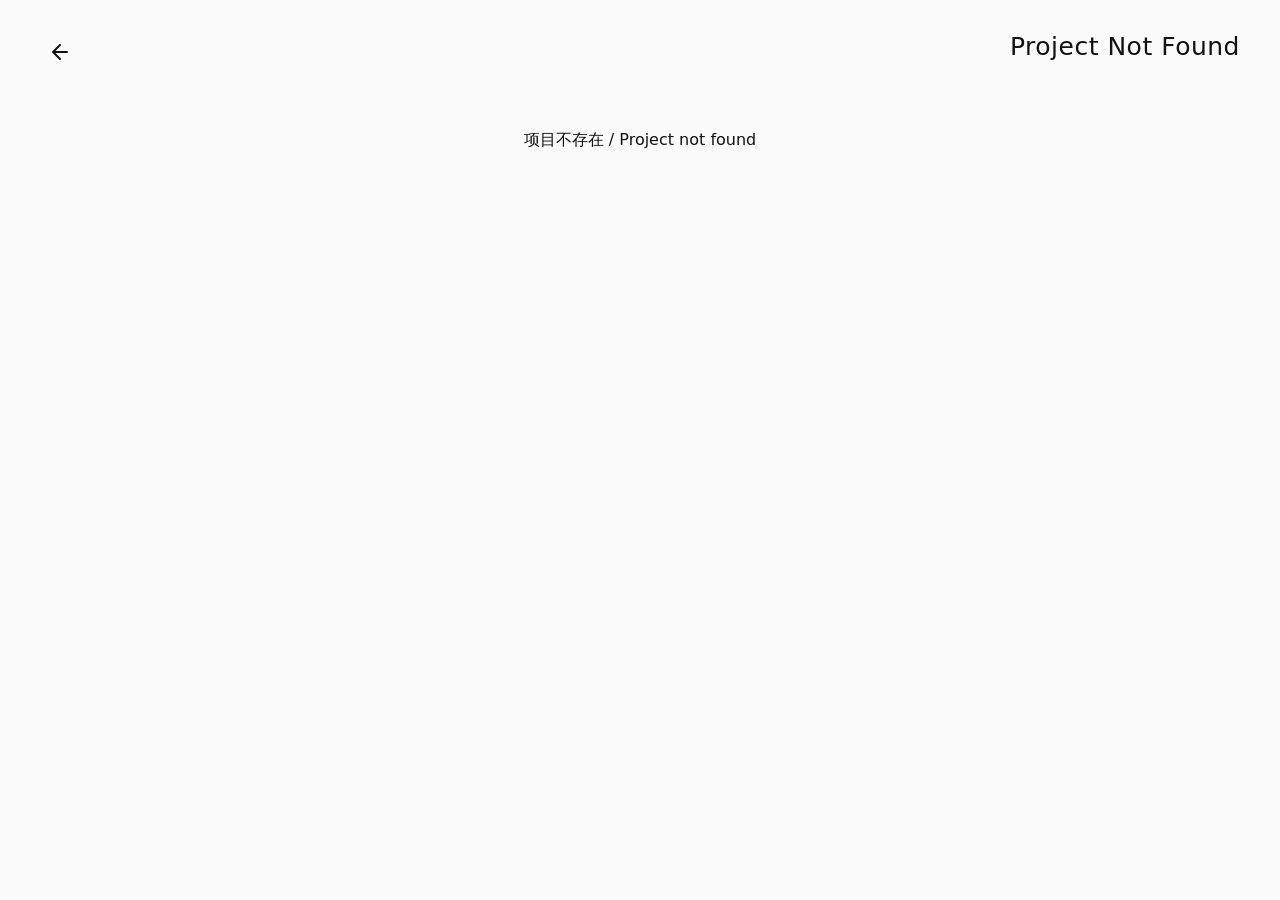
<file: project.html>
<!DOCTYPE html>
<html lang="zh-CN">
<head>
  <meta charset="UTF-8">
  <meta name="viewport" content="width=device-width, initial-scale=1.0">
  <title id="page-title">Project | QingYan Studio 清言筑语</title>
  <meta
    id="meta-description"
    name="description"
    content="Architectural photography project by QingYan Studio 清言筑语."
  >
  <meta
    name="keywords"
    content="清言筑语, QingYan Studio, 朱清言, Qingyan Zhu, 建筑摄影, architectural photography"
  >
  <meta name="robots" content="index,follow,max-image-preview:large">
  <link id="canonical-link" rel="canonical" href="https://qingyan.studio/project.html">
  <meta property="og:type" content="article">
  <meta property="og:site_name" content="QingYan Studio 清言筑语">
  <meta id="og-title" property="og:title" content="Project | QingYan Studio 清言筑语">
  <meta id="og-description" property="og:description" content="Architectural photography project by QingYan Studio 清言筑语.">
  <meta id="og-url" property="og:url" content="https://qingyan.studio/project.html">
  <meta id="og-image" property="og:image" content="https://qingyan.studio/img/QingyanZhu.webp">
  <meta name="twitter:card" content="summary_large_image">
  <meta id="twitter-title" name="twitter:title" content="Project | QingYan Studio 清言筑语">
  <meta id="twitter-description" name="twitter:description" content="Architectural photography project by QingYan Studio 清言筑语.">
  <meta id="twitter-image" name="twitter:image" content="https://qingyan.studio/img/QingyanZhu.webp">
  <script>
    (function() {
      var params = new URLSearchParams(window.location.search);
      var projectId = params.get('id');
      if (!projectId) return;
      var canonicalUrl = 'https://qingyan.studio/project.html?id=' + encodeURIComponent(projectId);
      var canonicalLink = document.getElementById('canonical-link');
      var ogUrl = document.getElementById('og-url');
      if (canonicalLink) canonicalLink.setAttribute('href', canonicalUrl);
      if (ogUrl) ogUrl.setAttribute('content', canonicalUrl);
    })();
  </script>
  <script type="application/ld+json" id="structured-data">
    {
      "@context": "https://schema.org",
      "@type": "WebPage",
      "name": "Project | QingYan Studio 清言筑语",
      "url": "https://qingyan.studio/project.html",
      "description": "Architectural photography project by QingYan Studio 清言筑语."
    }
  </script>
  <link rel="icon" type="image/svg+xml" href="./img/logo.svg" />
  <link rel="stylesheet" href="./project.css" />
</head>
<body>
  <!-- 返回按钮 -->
  <a href="index.html#projects-section" id="back-link" class="back-btn">
    <svg width="24" height="24" viewBox="0 0 24 24" fill="none">
      <path d="M19 12H5M5 12L12 19M5 12L12 5" stroke="currentColor" stroke-width="2" stroke-linecap="round" stroke-linejoin="round"/>
    </svg>
  </a>

  <!-- 项目信息 -->
  <div class="project-info">
    <h1 class="project-title" id="project-title">Loading...</h1>
  </div>

  <!-- 主图展示区域（采用三面板轨道结构：上一张 / 当前 / 下一张） -->
  <div class="main-image-container">
    <!-- 左右悬浮箭头，用于点击翻页（效果与拖动一致） -->
    <button class="nav-arrow nav-arrow-left" id="arrow-prev" type="button" aria-label="Previous image">
      <img src="./img/icon01.svg" alt="" class="nav-arrow-icon">
    </button>
    <button class="nav-arrow nav-arrow-right" id="arrow-next" type="button" aria-label="Next image">
      <img src="./img/icon01.svg" alt="" class="nav-arrow-icon">
    </button>
    <div class="carousel-track" id="carousel-track">
      <div class="carousel-item" id="panel-prev">
        <img src="" alt="" class="main-image" draggable="false">
        <div class="image-status" aria-live="polite"></div>
      </div>
      <div class="carousel-item" id="panel-curr">
        <!-- 中间这一张保持 id="main-image"，兼容现有 JS 逻辑 -->
        <img
          id="main-image"
          src=""
          alt="Project Image"
          class="main-image"
          draggable="false"
        >
        <div class="image-status" aria-live="polite"></div>
      </div>
      <div class="carousel-item" id="panel-next">
        <img src="" alt="" class="main-image" draggable="false">
        <div class="image-status" aria-live="polite"></div>
      </div>
    </div>
  </div>

  <!-- 底部缩略图滚动条 -->
  <div class="thumbnail-strip">
    <div class="thumbnail-container" id="thumbnail-container">
      <!-- 缩略图会通过 JS 动态生成 -->
    </div>
  </div>

  <!-- 项目数据配置 -->
  <script>
    window.currentProjectId = null;
    window.currentProjectData = null;
  </script>
  <!-- 引入项目数据 -->
  <script src="./projects-data.js"></script>
  <script src="./project.js"></script>
  <script>
    (function() {
      var params = new URLSearchParams(window.location.search);
      var projectId = params.get('id');
      var from = params.get('from');
      var category = params.get('category');
      var backLink = document.getElementById('back-link');
      if (!backLink) return;
      var savedViewState = null;
      try {
        savedViewState = JSON.parse(sessionStorage.getItem('indexProjectsViewState') || '{}');
      } catch (e) {
        savedViewState = {};
      }

      // 保存项目 ID 到全局变量，供 project.js 使用
      if (projectId !== null) {
        window.currentProjectId = parseInt(projectId, 10);
      }

      function withCategory(url) {
        if (!category || category === 'all') return url;
        var hashIndex = url.indexOf('#');
        if (hashIndex === -1) {
          return url + '?category=' + encodeURIComponent(category);
        } else {
          var base = url.slice(0, hashIndex);
          var hash = url.slice(hashIndex);
          return base + '?category=' + encodeURIComponent(category) + hash;
        }
      }

      if (from === 'fullList') {
        backLink.href = 'list.html#list-bottom';
      } else if (from === 'indexList') {
        backLink.href = withCategory('index.html#projects-section-list');
      } else if (from === 'indexImages') {
        backLink.href = withCategory('index.html#projects-section-images');
      } else if (from === 'indexImagesViewAll') {
        backLink.href = withCategory('index.html#projects-section-images');
      } else if (from === 'map') {
        backLink.href = withCategory('index.html#projects-section');
      } else if (from === 'indexPreview' && savedViewState && savedViewState.view === 'images') {
        backLink.href = withCategory('index.html#projects-section-images');
      } else if (from === 'indexPreview' && savedViewState && savedViewState.view === 'list') {
        backLink.href = withCategory('index.html#projects-section-list');
      } else {
        backLink.href = withCategory('index.html#projects-section');
      }
    })();
  </script>
</body>
</html>
</file>
<file: article.css>
*,
*::before,
*::after {
  box-sizing: border-box;
}

html {
  scroll-behavior: smooth;
}

body {
  margin: 0;
  background: #fafafa;
  color: #6f6f6f;
  font-family: system-ui, -apple-system, BlinkMacSystemFont, "SF Pro Text", "Helvetica Neue", Arial, sans-serif;
  font-size: 15px;
  line-height: 1.75;
}

a {
  color: inherit;
}

.article-header {
  position: sticky;
  top: 0;
  z-index: 20;
  display: flex;
  align-items: center;
  justify-content: space-between;
  min-height: 72px;
  padding: 0 40px;
  border-bottom: 1px solid rgba(0, 0, 0, 0.08);
  background: rgba(250, 250, 250, 0.94);
  backdrop-filter: blur(14px);
}

.article-brand {
  display: inline-flex;
  align-items: center;
  gap: 12px;
  color: #222222;
  font-size: 15px;
  font-weight: 600;
  text-decoration: none;
}

.article-brand img {
  width: 28px;
  height: 28px;
}

.article-actions {
  display: flex;
  align-items: center;
  gap: 26px;
}

.article-language,
.article-back {
  padding: 0;
  border: 0;
  background: none;
  color: #9b9b9b;
  font: inherit;
  font-size: 13px;
  cursor: pointer;
  text-decoration: none;
  transition: color 0.2s ease;
}

.article-language:hover,
.article-language:focus-visible,
.article-back:hover,
.article-back:focus-visible {
  color: #111111;
}

.article-language:focus-visible,
.article-back:focus-visible {
  outline: 1px solid #777777;
  outline-offset: 4px;
}

.article-shell {
  width: min(880px, calc(100% - 80px));
  margin: 0 auto;
  padding: 88px 0 120px;
}

.about-deep-content h3 {
  margin: 80px 0 40px;
  padding-top: 42px;
  border-top: 1px solid #dedede;
  color: #333333;
  font-size: clamp(19px, 1.7vw, 24px);
  line-height: 1.25;
  font-weight: 600;
  letter-spacing: -0.02em;
}

.about-deep-content h3:first-child {
  margin-top: 0;
  padding-top: 0;
  border-top: 0;
  font-size: clamp(24px, 2.7vw, 34px);
}

.about-deep-content h4 {
  margin: 26px 0 12px;
  color: #515151;
  font-size: 16px;
  line-height: 1.45;
  font-weight: 600;
}

.about-deep-content > h4:first-of-type {
  margin-top: 72px;
  margin-bottom: 54px;
  color: #333333;
  font-size: clamp(19px, 1.7vw, 24px);
  line-height: 1.25;
  font-weight: 600;
  letter-spacing: -0.02em;
}

.about-deep-content p {
  margin: 0 0 18px;
}

.about-deep-content strong {
  color: #555555;
  font-weight: 600;
}

.about-deep-content ul {
  margin: 8px 0 28px;
  padding-left: 1.35em;
}

.about-deep-content li {
  margin-bottom: 9px;
  padding-left: 0.25em;
}

.about-process {
  padding: 20px 22px;
  border-left: 2px solid #cfcfcf;
  background: #f4f4f4;
  color: #626262;
}

.about-faq h4 {
  margin-top: 38px;
}

.about-studio-info {
  display: grid;
  grid-template-columns: minmax(180px, 0.8fr) 1.5fr;
  gap: 8px 28px;
  margin: 0;
}

.about-studio-info dt {
  margin-top: 18px;
  color: #4b4b4b;
  font-weight: 600;
}

.about-studio-info dd {
  margin: 18px 0 0;
}

.article-footer {
  display: flex;
  justify-content: space-between;
  width: min(880px, calc(100% - 80px));
  margin: 0 auto;
  padding: 28px 0 48px;
  border-top: 1px solid #dedede;
  color: #a0a0a0;
  font-size: 12px;
}

.article-footer a {
  text-decoration: none;
}

.article-footer a:hover {
  color: #111111;
}

@media (max-width: 700px) {
  body {
    font-size: 14px;
  }

  .article-header {
    min-height: 64px;
    padding: 0 18px;
  }

  .article-brand span {
    display: none;
  }

  .article-actions {
    gap: 18px;
  }

  .article-shell,
  .article-footer {
    width: calc(100% - 36px);
  }

  .article-shell {
    padding: 58px 0 88px;
  }

  .about-deep-content h3 {
    margin-top: 62px;
    padding-top: 32px;
  }

  .about-studio-info {
    display: block;
  }

  .about-studio-info dd {
    margin-top: 3px;
  }
}

@media (prefers-reduced-motion: reduce) {
  html {
    scroll-behavior: auto;
  }
}
</file>
<file: style.css>
*,
*::before,
*::after {
  box-sizing: border-box;
}

html {
  /* 强制始终显示滚动条，避免出现/消失时页面抖动 */
  overflow-y: scroll;
}

/* 从作品页带 #projects-section 返回时，先暂时隐藏页面，等脚本准备好后再显示，避免看到顶部闪一下 */
html.start-at-projects body {
  visibility: hidden;
}

html,
body {
  margin: 0;
  padding: 0;
  height: 100%;
}

body {
  font-family: system-ui, -apple-system, BlinkMacSystemFont, "SF Pro Text",
    "Helvetica Neue", Arial, sans-serif;
  background-color: #fafafa;
  color: #111111;
}

/* 中文状态下，整体字体稍微缩小，避免错位 */
body.lang-zh .nav-tab,
body.lang-zh .view-tab,
body.lang-zh .category-btn,
body.lang-zh .category-item {
  font-size: 0.95em;
}

/* 英文导航文字较长，桌面端缩小一档，与中文导航的视觉尺寸接近 */
@media (min-width: 769px) {
  body.lang-en .nav-tab {
    font-size: 16px;
  }
}

/* 锁定滚动：首页动画未完成时 */
body.lock-scroll {
  overflow: hidden;
  height: 100vh;
}

body.unlock-scroll {
  overflow-y: auto;
  height: auto;
}

.viewport {
  position: relative;
  width: 100%;
  height: 100vh;
  overflow: hidden;
  background-color: #ffffff;
}

/* 当解锁滚动后，viewport 不再固定高度 */
body.unlock-scroll .viewport {
  position: relative;
  height: 100vh;
}

.frame {
  position: relative;
  width: 100%;
  height: 100%;
  background-color: #fafafa;
}

.photo-shell {
  position: absolute;
  top: 0;
  right: 0;
  bottom: 0;
  left: 0;
  background-color: #fafafa;
  overflow: hidden;
  z-index: 2; /* 遮罩在上层，用它来"盖住"底部文字 */
}

.hero-photo {
  position: absolute;
  top: 50%;
  left: 50%;
  width: 100vw;
  height: 100vh;
  transform: translate(-50%, -50%);
  object-fit: cover; /* 始终按初始视口大小铺满，蒙版缩小时只是裁切更多画面 */
  display: block;
  opacity: 1;
  transition: opacity 0.7s ease-in-out; /* 0.7秒的交叉淡化时间 */
}

/* 两张图片层叠在一起 */
.hero-photo-1 {
  z-index: 1;
}

.hero-photo-2 {
  z-index: 2;
}

/* 标题文字统一样式 */
.title-text {
  margin: 0;
  font-size: 28px;
  font-weight: 600;
  line-height: 1.1;
}

body.lang-zh .title-text {
  letter-spacing: 0.08em;
  font-size: 26px;
  font-weight: 560;
}

/* 黑色标题：在白色区域，z-index 在遮罩下面 */
.title-black {
  position: absolute;
  top: 23px;
  left: 40px;
  right: 40px;
  z-index: 1;
  pointer-events: none;
  color: #111111;
}

/* 白色标题：在 photo-shell 里面，和图片一起被裁切 */
.title-white {
  position: absolute;
  top: 23px;
  left: 40px;
  right: 40px;
  z-index: 3;
  pointer-events: none;
  color: #ffffff;
}

/* 文字公共样式：始终保持在外面白色区域，由图片遮罩来决定露出多少 */
.meta {
  position: absolute;
  font-size: 14px;
  letter-spacing: 0.02em;
  z-index: 1;
}

.site-title {
  margin: 0;
}

.meta-bottom-left {
  left: 40px;
  bottom: 24px;
  color: #111111;
}

.meta-bottom-center {
  right: 40px;
  bottom: 24px;
  transform: none;
  text-align: right;
  white-space: nowrap;
  color: #111111;
}

/* 右上角语言切换按钮 */
.language-switch {
  position: absolute;
  top: 32px;                    /* 往下移动 8px (原来 24px) */
  right: 40px;
  z-index: 1;                   /* z-index: 1，和底部文字一样，会被遮罩(z-index: 2)盖住 */
}

.lang-btn {
  background: none;
  border: none;
  padding: 0;
  font-size: 14px;
  letter-spacing: 0.02em;
  color: #111111;
  cursor: pointer;
  font-family: inherit;
  transition: opacity 0.2s ease;
}

.lang-btn:hover {
  opacity: 0.6;
}

/* 默认隐藏桌面端专用的中文按钮（移动端不显示） */
.lang-btn-work-desktop {
  display: none;
}

/* 默认隐藏桌面端 About 页面右上角语言切换按钮（移动端不显示） */
.lang-btn-about-desktop {
  display: none;
}

/* 默认隐藏桌面端 Works 页面右下角版权信息（移动端不显示） */
.copyright-work-desktop {
  display: none;
}

/* ========= 手机端专用：首页取消缩放遮罩，改为居中大图 ========= */
body.is-mobile .viewport {
  height: auto;
  min-height: 100vh;      /* 视觉上至少一屏高，不随地址栏滑动缩放 */
  overflow: visible;      /* 允许自然滚动，避免视口高度变化导致“放大”感 */
  display: flex;
  flex-direction: column;
}

body.is-mobile .frame {
  position: relative;
  flex: 1;
  display: flex;
  flex-direction: column;
  padding: 25px 20px 0;      /* 底部从 20px 减少到 0px，减少与下方空白 */
  min-height: 0;
}

body.is-mobile .title-black {
  position: relative;
  top: auto;
  left: auto;
  right: auto;
  padding-top: 0;
  padding-bottom: 16px;
  flex-shrink: 0;
  z-index: 10;
}

/* 手机端：隐藏首页原语言切换按钮 */
body.is-mobile .language-switch {
  display: none;
}

/* 手机端：首页右上角 Logo，向上移动5px */
body.is-mobile .top-logo {
  display: none;                /* 手机端隐藏首页右上角 logo */
}

/* 桌面端（body 标记为 is-desktop）始终隐藏手机 Logo，
   即使窗口被压缩到窄宽度也不显示 */
body.is-desktop .top-logo {
  display: none !important;
}

body.is-mobile .logo-image {
  height: 30px;
  width: auto;
  display: block;
}

/* 取消蒙版绝对定位，让图片正常排版（固定竖版比例，不随视口高度变化） */
body.is-mobile .photo-shell {
  position: relative;
  flex: 0 0 auto;              /* 不参与高度拉伸，按自身内容高度 */
  width: 100%;
  padding-top: 155%;           /* 稍微加高，让图片+箭头更接近填满首屏 */
  overflow: hidden;
  background-color: transparent;
  clip-path: none !important;
  -webkit-clip-path: none !important;
  transform: none !important;
  transition: none !important;
}

/* 主图改为竖版裁剪，完全跟随固定比例容器，不再受滚动影响 */
body.is-mobile .hero-photo {
  position: absolute;
  top: 0;
  left: 0;
  width: 100%;
  height: 100%;
  object-fit: cover;
  object-position: center;
  display: block;
  transition: opacity 0.7s ease-in-out;
  transform: none !important;
  clip-path: none !important;
  -webkit-clip-path: none !important;
}

/* 手机端第一张图 */
body.is-mobile .hero-photo-1 {
  opacity: 1;
  z-index: 1;
}

/* 手机端第二张图（轮播用） */
body.is-mobile .hero-photo-2 {
  display: block !important;
  opacity: 0;
  z-index: 2;
}

/* 只保留左上角黑色标题，白字标题在手机端隐藏 */
body.is-mobile .title-white {
  display: none;
}

/* 手机端去掉底部两行介绍小字 */
body.is-mobile .meta-row {
  display: none;
}

@media (max-width: 768px) {
  .title-black,
  .title-white {
    left: 20px;
    right: 20px;
  }

  .title-text {
    font-size: 22px;
  }

  .meta-bottom-left,
  .meta-bottom-right {
    bottom: 16px;
  }

  .meta-bottom-left {
    left: 20px;
  }

  .meta-bottom-right {
    right: 20px;
  }

  .meta-bottom-center {
    display: none;
  }
}

/* ========== 空白过渡区域 ========== */
.spacer-section {
  width: 100%;
  height: 80px;
  background-color: transparent;
}

/* 手机端：减少空白区域高度 20px */
body.is-mobile .spacer-section {
  display: none;  /* 手机端首页和导览页之间的空白区域不再需要，直接隐藏 */
}

body.is-desktop .spacer-section {
  height: 80px;
}

body.is-mobile .scroll-arrow {
  width: 24px;
  height: 24px;
  border-left: 2px solid #999999;
  border-bottom: 2px solid #999999;
  transform: rotate(-45deg);
  flex-shrink: 0;
  margin: 20px auto 10px;
  cursor: pointer;
  transition: border-color 0.2s ease;
}

body.is-mobile .scroll-arrow:hover {
  border-color: #666666;
}

/* 桌面端隐藏箭头 */
body.is-desktop .scroll-arrow {
  display: none;
}

/* ========== 只有标签的板块 ========== */
.tabs-only-section {
  width: 100%;
  padding: 20px 0;
  background-color: transparent;
}

.tabs-container {
  display: flex;
  justify-content: space-between;
  align-items: center;
  padding: 0 40px;
  position: relative;                   /* 为分类下拉的绝对定位提供参考 */
}

/* 左侧导航按钮 */
.nav-tabs {
  display: flex;
  gap: 0;
}

.nav-tab {
  background: none;
  border: none;
  padding: 12px 32px 12px 0;
  font-size: 18px;
  font-weight: 600;
  color: #999999;
  cursor: pointer;
  transition: color 0.2s ease;
  font-family: inherit;
}

.nav-tab:hover {
  color: #111111;
}

.nav-tab.active {
  color: #111111;
}

/* 右侧视图切换按钮 */
.view-tabs {
  display: flex;
  gap: 0;
}

/* ========== 项目展示区域 ========== */
.projects-section {
  width: 100%;
  background-color: transparent;
  padding: 0 0 20px 0;
  position: relative;           /* 作为 Works 左下角中文按钮的定位容器（桌面端） */
}

.projects-container {
  display: flex;
  width: 100%;
  height: 85vh;
  max-height: 85vh;
}

/* 左侧预览区域 */
.project-preview {
  width: 30%;
  padding: 0 40px 40px 40px;
  display: flex;
  flex-direction: column;
  gap: 30px;
  background-color: transparent;
}

.preview-image-wrapper {
  width: 100%;
  aspect-ratio: 3/2;
  overflow: hidden;
  background-color: #fafafa;
  position: relative;
  cursor: pointer;
}

.preview-image {
  width: 100%;
  height: 100%;
  object-fit: cover;
  display: block;
  position: absolute;
  top: 0;
  left: 0;
  background-color: #fafafa;
}

@media (min-width: 769px) {
  .preview-image-wrapper:hover .preview-view-all-btn {
    display: inline-flex;
    align-items: center;
    justify-content: center;
  }
}

/* 预览图右上角“View All”按钮基础样式（默认桌面端隐藏） */
.preview-view-all-btn {
  position: absolute;
  top: 8px;
  right: 8px;
  padding: 4px 8px;
  font-size: 11px;
  letter-spacing: 0.08em;
  text-transform: uppercase;
  border-radius: 999px;
  border: none;
  background-color: rgba(0, 0, 0, 0.65);
  color: #ffffff;
  cursor: pointer;
  display: none; /* 默认不显示，后面在手机端单独打开 */
  z-index: 5;
  align-items: center;
  justify-content: center;
  text-decoration: none;
}

.preview-view-all-btn:hover {
  background-color: rgba(0, 0, 0, 0.8);
}

.preview-info {
  display: flex;
  flex-direction: column;
  gap: 12px;
}

.preview-title {
  margin: 0;
  font-size: 22px;
  font-weight: 600;
  color: #111111;
}

.preview-description {
  margin: 0;
  font-size: 14px;
  color: #666666;
  line-height: 1.6;
  letter-spacing: 0.02em;
}

/* ========== 列表页样式 ========== */
.list-page {
  display: flex;
  padding: 40px 40px 60px;
  gap: 60px;
}

.list-image-panel {
  flex: 0 0 40%;
  max-width: 40%;
}

.list-image-wrapper {
  width: 100%;
  background-color: #fafafa;
}

.list-main-image {
  width: 100%;
  height: auto;
  display: block;
  object-fit: cover;
}

.list-table-panel {
  flex: 1;
  overflow-y: auto;
  position: relative;
}

/* 为 list-table-panel 添加顶部遮罩，防止滚动时内容从顶部露出 */
.list-table-panel::before {
  content: '';
  position: sticky;
  top: -1px;
  left: 0;
  right: 0;
  height: 10px;
  background-color: #fafafa;
  z-index: 10;
  display: block;
}

.project-list-table {
  width: 100%;
  border-collapse: collapse;
  font-size: 15px;
  table-layout: fixed;
}

.project-list-table thead {
  border-bottom: 1px solid #dddddd;
}

.table-sort-btn {
  display: inline-flex;
  align-items: center;
  gap: 5px;
  max-width: 100%;
  padding: 0;
  border: 0;
  background: none;
  color: inherit;
  font: inherit;
  font-weight: inherit;
  cursor: pointer;
  text-align: left;
}

.table-sort-btn::after {
  content: '';
  width: 0;
  height: 0;
  border-left: 4px solid transparent;
  border-right: 4px solid transparent;
  border-top: 6px solid #b8b8b8;
  opacity: 0;
  transition: opacity 0.2s ease;
}

.table-sort-btn:hover::after,
.table-sort-btn:focus-visible::after {
  opacity: 1;
}

.table-sort-btn.is-active::after {
  border-top: 0;
  border-bottom: 6px solid #111111;
  opacity: 1;
}

.table-sort-btn:focus-visible {
  outline: 1px solid #777777;
  outline-offset: 3px;
}

.project-list-table th,
.project-list-table td {
  padding: 14px 12px;
  text-align: left;
  white-space: nowrap;
  overflow: hidden;
  text-overflow: ellipsis;
}

.project-list-table th.col-year,
.project-list-table td.col-year {
  width: 20%;           /* 年份 */
}

.project-list-table th.col-title,
.project-list-table td.col-title {
  width: 30%;           /* 项目名 */
}

.project-list-table th.col-designer,
.project-list-table td.col-designer {
  width: 30%;           /* 设计方 */
}

.project-list-table th.col-location,
.project-list-table td.col-location {
  width: 20%;           /* 位置 */
}

.project-list-table tbody tr {
  border-bottom: 1px solid #eeeeee;
  cursor: pointer;
}

.project-list-table tbody tr:hover {
  background-color: #f2f2f2;
}

.project-list-link {
  color: inherit;
  text-decoration: none;
}

.project-list-link:hover {
  text-decoration: underline;
}

#project-list-body tr:first-child td {
  border-top: none;
}

/* 列表表头固定在顶部 */
.project-list-table thead th {
  position: sticky;
  top: 0;
  background-color: #fafafa;
  z-index: 1;
  box-shadow: 0 1px 0 0 #dddddd;
}

/* 为了防止滚动时内容从表头上方露出，添加顶部遮罩 */
.project-list-table::before {
  content: '';
  position: sticky;
  top: -1px;
  left: 0;
  right: 0;
  height: 1px;
  background-color: #fafafa;
  z-index: 2;
  display: block;
}

#year-header {
  cursor: pointer;
  user-select: none;
}

#year-arrow {
  display: inline-block;
  margin-left: 4px;
  font-size: 11px;
}

/* 右侧列表和列表页的滚动条更细、更淡 */
.list-table-panel::-webkit-scrollbar,
.map-list-container::-webkit-scrollbar {
  width: 6px;
}

.list-table-panel::-webkit-scrollbar-track,
.map-list-container::-webkit-scrollbar-track {
  background: transparent;
}

.list-table-panel::-webkit-scrollbar-thumb,
.map-list-container::-webkit-scrollbar-thumb {
  background-color: #d0d0d0;
  border-radius: 3px;
}

.view-tab {
  background: none;
  border: none;
  padding: 12px 12px 12px 12px;
  font-size: 15px;
  color: #999999;
  cursor: pointer;
  transition: color 0.2s ease;
  font-family: inherit;
}

.view-tab:last-child {
  padding-right: 0;
}

.view-tab:hover {
  color: #111111;
}

.view-tab.active {
  color: #111111;
  font-weight: 500;
}

/* 项目分类下拉菜单 */
.category-dropdown {
  position: relative;
  display: inline-block;
  margin-left: 20px;
}

.category-btn {
  background: none;
  border: none;
  padding: 12px 24px 12px 12px;
  font-size: 15px;
  color: #111111;
  cursor: pointer;
  transition: color 0.2s ease;
  font-family: inherit;
  font-weight: 500;
  position: relative;
}

.category-btn::after {
  content: '▼';
  position: absolute;
  right: 6px;                        /* 略向右移动，避免遮挡文字 */
  top: 50%;
  transform: translateY(-50%);
  font-size: 10px;
  color: #999999;
  transition: transform 0.2s ease;
}

.category-dropdown.open .category-btn::after {
  transform: translateY(-50%) rotate(180deg);
}

.category-btn:hover {
  color: #000000;
}

.category-menu {
  position: absolute;
  top: 100%;
  right: 0;
  background-color: #ffffff;
  border: 1px solid #d0d0d0;
  border-radius: 4px;
  box-shadow: 0 2px 8px rgba(0, 0, 0, 0.1);
  min-width: 160px;
  display: none;
  z-index: 1000;
  margin-top: 4px;
}

.category-dropdown.open .category-menu {
  display: block;
}

.category-item {
  padding: 10px 16px;
  font-size: 14px;
  color: #333333;
  cursor: pointer;
  transition: background-color 0.2s ease;
}

.category-item:hover {
  background-color: #f5f5f5;
}

.category-item.active {
  color: #111111;
  font-weight: 500;
  background-color: #fafafa;
}

.category-item:first-child {
  border-radius: 4px 4px 0 0;
}

.category-item:last-child {
  border-radius: 0 0 4px 4px;
}

/* 右侧地图区域 */
.project-map {
  width: 70%;
  background-color: transparent;
  display: flex;
  flex-direction: column;
  padding: 0 40px 20px 40px;
  height: 100%;
}

.map-container {
  flex: 1;
  position: relative;
  background-color: transparent;
  border-radius: 4px;
  overflow: hidden;
  border: 1px solid #d0d0d0;
  height: 100%;
  width: 100%;
}

/* 地图归位按钮 - 默认隐藏，手机端显示 */
.map-reset-btn {
  display: none;
}

@media (max-width: 768px) {
  .map-reset-btn {
    display: flex;
    align-items: center;
    justify-content: center;
    position: absolute;
    top: 10px;
    right: 10px;
    width: 32px;
    height: 32px;
    background: white;
    border: 1px solid #d0d0d0;
    border-radius: 4px;
    cursor: pointer;
    z-index: 10;
    color: #666;
    box-shadow: 0 1px 4px rgba(0,0,0,0.1);
  }
  .map-reset-btn:active {
    background: #f0f0f0;
  }
}

.map-list-container {
  flex: 1;
  margin-top: 0;
  display: none; /* 默认隐藏，点击 List 时显示 */
  overflow-y: auto;
  height: 100%;
  position: relative;
}

/* 为了防止滚动时内容从列表顶部露出，添加顶部遮罩层 */
.map-list-container::before {
  content: '';
  position: sticky;
  top: 0;
  left: 0;
  right: 0;
  height: 2px;
  background-color: #fafafa;
  z-index: 10;
  display: block;
}

.images-grid {
  display: none; /* 点击 Images 时显示 */
  padding: 40px 40px 60px;
  width: 100%;
  box-sizing: border-box;
  column-gap: 24px;          /* 每张图左右间距 */
  row-gap: 32px;             /* 每张图上下间距 */
  grid-template-columns: repeat(5, minmax(0, 1fr)); /* 一排 5 张图 */
  height: 85vh;              /* 和 projects-container 一样高 */
  max-height: 85vh;
  overflow-y: auto;          /* 显示不下的图通过滚动查看 */
  grid-auto-rows: max-content; /* 每一行高度由内容撑开，不压缩 */
}

/* Images 视图的滚动条样式（和列表一样窄一点） */
.images-grid::-webkit-scrollbar {
  width: 6px;
}

.images-grid::-webkit-scrollbar-track {
  background: transparent;
}

.images-grid::-webkit-scrollbar-thumb {
  background-color: #d0d0d0;
  border-radius: 3px;
}

.image-card {
  position: relative;
  overflow: hidden;
  cursor: pointer;
  background-color: #f0f0f0;
  aspect-ratio: 4 / 3; /* 固定缩略图比例，保持行高一致 */
  width: 100%;         /* 让图片按列宽自适应 */
}

/* Images 视图右上角“View All”按钮 —— 每张小图右上角 */
.image-card-view-all {
  position: absolute;
  top: 8px;
  right: 8px;
  padding: 4px 8px;
  font-size: 12px;
  letter-spacing: 0.08em;
  text-transform: uppercase;
  border-radius: 999px;
  border: none;
  background-color: rgba(0, 0, 0, 0.7);
  color: #ffffff;
  cursor: pointer;
  display: none; /* 默认隐藏，手机端再打开 */
  z-index: 5;
  text-decoration: none;
}

.image-card-view-all:hover {
  background-color: rgba(0, 0, 0, 0.85);
}

.image-card img {
  width: 100%;
  height: 100%;
  object-fit: cover;
  display: block;
  transition: filter 0.3s ease;
}

.image-card:hover img,
.image-card.active img {
  filter: brightness(0.6);
}

.image-card-overlay {
  position: absolute;
  left: 0;
  right: 0;
  bottom: 0;
  padding: 12px 14px 16px;
  color: #ffffff;
  background: linear-gradient(180deg, rgba(0, 0, 0, 0.0) 0%, rgba(0, 0, 0, 0.5) 100%);
  pointer-events: none;
  opacity: 0;                 /* 默认不显示文字 */
  transition: opacity 0.25s ease;
}

.image-card-overlay h3 {
  margin: 0;
  font-size: 14px;
  font-weight: 600;
}

.image-card-overlay p {
  margin: 4px 0 0;
  font-size: 12px;
  opacity: 0.9;
}

/* 悬浮 / 激活时才显示文字信息 */
.image-card:hover .image-card-overlay,
.image-card.active .image-card-overlay {
  opacity: 1;
}

.noscript-seo {
  max-width: 720px;
  margin: 24px auto;
  padding: 0 20px;
  color: #111111;
  font-family: "Helvetica Neue", Helvetica, Arial, sans-serif;
}

#map {
  width: 100% !important;
  height: 100% !important;
  position: absolute;
  top: 0;
  left: 0;
  right: 0;
  bottom: 0;
}

/* 隐藏 Mapbox 底部控件 */
.mapboxgl-ctrl-bottom-left,
.mapboxgl-ctrl-bottom-right {
  display: none !important;
}

.map-bg {
  width: 100%;
  height: 100%;
  background: linear-gradient(135deg, #d0d0d0 0%, #e8e8e8 100%);
}

/* Mapbox 地图标记样式 */
.map-marker {
  position: relative;
}

.map-marker.active {
  box-shadow: 0 4px 16px rgba(74, 108, 247, 0.8) !important;
}

/* ========== About 页面 ========== */
.about-section {
  width: 100%;
  background-color: #fafafa;
  display: none; /* 默认隐藏，点击 About 时显示 */
  padding: 0 0 20px 0;          /* 和 projects-section 保持一致 */
  position: relative;           /* 为绝对定位的子元素提供参照 */
}

.film-section {
  width: 100%;
  background-color: #fafafa;
  display: none;
  min-height: 85vh;
  padding: 0 0 20px 0;
  position: relative;
}

.behind-design-section {
  display: none;
  width: 100%;
  height: 85vh;
  min-height: 85vh;
  background-color: #fafafa;
  padding: 0 0 20px 0;
  box-sizing: content-box;
}

.film-wrapper {
  display: flex;
  gap: 36px;
  padding: 0 40px 60px 40px;
  min-height: 85vh;
  height: 85vh;
  box-sizing: border-box;
  align-items: stretch;
}

.film-list-panel {
  flex: 0 0 23%;
  min-width: 280px;
  height: 100%;
  overflow: hidden;
}

.film-list {
  display: flex;
  flex-direction: column;
  border-top: 1px solid #d9d9d9;
  height: 100%;
  overflow-y: auto;
}

.film-list-item {
  width: 100%;
  display: flex;
  align-items: center;
  justify-content: space-between;
  gap: 12px;
  padding: 18px 22px;
  border: none;
  border-bottom: 1px solid #d9d9d9;
  background: transparent;
  color: #8b8b8b;
  font: inherit;
  font-size: 15px;
  line-height: 1.45;
  text-align: left;
  cursor: pointer;
  transition: background-color 0.2s ease, color 0.2s ease;
}

.film-list-item:hover {
  color: #111111;
}

.film-list-item.active {
  background-color: #f2f2f2;
  color: #111111;
}

.film-list-item-title {
  flex: 1 1 auto;
  min-width: 0;
  font-weight: 500;
}

.film-list-item-status {
  display: none;
}

.film-player-panel {
  flex: 1 1 auto;
  min-width: 0;
  display: flex;
  align-items: stretch;
  height: 100%;
}

.film-player-frame {
  width: 100%;
  height: 100%;
  background-color: #f2f2f2;
  overflow: hidden;
  position: relative;
  border-radius: 2px;
}

.film-player {
  width: 100%;
  height: 100%;
  object-fit: cover;
  display: block;
  background: transparent;
}

.film-loading-indicator {
  position: absolute;
  top: 50%;
  left: 50%;
  transform: translate(-50%, -50%);
  z-index: 3;
  padding: 10px 16px;
  border-radius: 999px;
  background: rgba(0, 0, 0, 0.38);
  color: rgba(255, 255, 255, 0.92);
  font-size: 14px;
  line-height: 1;
  letter-spacing: 0.02em;
  pointer-events: none;
  opacity: 0;
  transition: opacity 0.18s ease;
  white-space: nowrap;
}

.film-player-frame[data-loading="true"] .film-loading-indicator {
  opacity: 1;
}

.film-controls {
  position: absolute;
  left: 22px;
  right: 22px;
  bottom: 18px;
  display: flex;
  align-items: center;
  gap: 14px;
  padding: 8px 12px;
  background: rgba(0, 0, 0, 0.42);
  border-radius: 12px;
  backdrop-filter: blur(10px);
  opacity: 0;
  transform: translateY(8px);
  pointer-events: none;
  transition: opacity 0.18s ease, transform 0.18s ease;
}

.film-player-frame:hover .film-controls,
.film-player-frame:focus-within .film-controls {
  opacity: 1;
  transform: translateY(0);
  pointer-events: auto;
}

.film-play-btn {
  border: none;
  background: transparent;
  color: #f5f5f5;
  width: 20px;
  height: 20px;
  padding: 0;
  cursor: pointer;
  display: inline-flex;
  align-items: center;
  justify-content: center;
  flex: 0 0 auto;
}

.film-play-icon {
  width: 18px;
  height: 18px;
  fill: currentColor;
}

.film-play-icon-pause {
  display: block;
}

.film-play-icon-play {
  display: none;
}

.film-player-frame[data-paused="true"] .film-play-icon-pause {
  display: none;
}

.film-player-frame[data-paused="true"] .film-play-icon-play {
  display: block;
}

.film-volume {
  position: relative;
  flex: 0 0 auto;
  display: flex;
  align-items: center;
}

.film-fullscreen-btn {
  border: none;
  background: transparent;
  color: #f5f5f5;
  width: 20px;
  height: 20px;
  padding: 0;
  cursor: pointer;
  display: inline-flex;
  align-items: center;
  justify-content: center;
  flex: 0 0 auto;
}

.film-fullscreen-icon {
  width: 18px;
  height: 18px;
  fill: none;
  stroke: currentColor;
  stroke-width: 1.8;
  stroke-linecap: round;
  stroke-linejoin: round;
}

.film-mute-btn {
  border: none;
  background: transparent;
  cursor: pointer;
  padding: 0;
  width: 20px;
  height: 20px;
  color: #f5f5f5;
  display: inline-flex;
  align-items: center;
  justify-content: center;
}

.film-volume-icon {
  width: 18px;
  height: 18px;
  fill: none;
  stroke: currentColor;
  stroke-width: 1.8;
  stroke-linecap: round;
  stroke-linejoin: round;
}

.film-volume-wave {
  opacity: 0;
  transition: opacity 0.2s ease;
  transform: translateY(-0.6px);
}

.film-volume-slash {
  opacity: 1;
  transition: opacity 0.2s ease;
}

.film-volume[data-muted="false"] .film-volume-wave {
  opacity: 1;
}

.film-volume[data-muted="false"] .film-volume-slash {
  opacity: 0;
}

.film-volume-panel {
  position: absolute;
  right: -8px;
  bottom: calc(100% + 10px);
  width: 44px;
  height: 112px;
  background: rgba(0, 0, 0, 0.72);
  border-radius: 10px;
  display: flex;
  align-items: center;
  justify-content: center;
  opacity: 0;
  transform: translateY(4px);
  pointer-events: none;
  transition: opacity 0.18s ease, transform 0.18s ease;
}

.film-volume.open .film-volume-panel {
  opacity: 1;
  transform: translateY(0);
  pointer-events: auto;
}

.film-volume-slider {
  -webkit-appearance: none;
  appearance: none;
  width: 82px;
  height: 16px;
  background: transparent;
  cursor: pointer;
  transform: rotate(-90deg);
}

.film-progress {
  flex: 1 1 auto;
  appearance: none;
  -webkit-appearance: none;
  background: transparent;
  margin: 0;
  cursor: pointer;
}

.film-center-play {
  position: absolute;
  top: 50%;
  left: 50%;
  transform: translate(-50%, -50%);
  width: 72px;
  height: 72px;
  border: none;
  border-radius: 50%;
  background: rgba(0, 0, 0, 0.45);
  display: flex;
  align-items: center;
  justify-content: center;
  opacity: 0;
  pointer-events: none;
  transition: opacity 0.18s ease;
}

.film-player-frame[data-paused="true"] .film-center-play {
  opacity: 1;
  pointer-events: auto;
}

.film-center-play-icon {
  width: 0;
  height: 0;
  border-top: 12px solid transparent;
  border-bottom: 12px solid transparent;
  border-left: 18px solid rgba(255, 255, 255, 0.88);
  margin-left: 4px;
}

.film-progress::-webkit-slider-runnable-track {
  height: 2px;
  background: linear-gradient(to right, rgba(255, 255, 255, 0.95) 0%, rgba(255, 255, 255, 0.95) var(--film-progress, 0%), rgba(255, 255, 255, 0.28) var(--film-progress, 0%), rgba(255, 255, 255, 0.28) 100%);
  border-radius: 999px;
}

.film-progress::-webkit-slider-thumb {
  -webkit-appearance: none;
  appearance: none;
  width: 10px;
  height: 10px;
  border-radius: 50%;
  background: #f5f5f5;
  margin-top: -4px;
  border: 0;
}

.film-progress::-moz-range-track {
  height: 2px;
  background: rgba(255, 255, 255, 0.28);
  border-radius: 999px;
}

.film-progress::-moz-range-progress {
  height: 2px;
  background: rgba(255, 255, 255, 0.95);
  border-radius: 999px;
}

.film-progress::-moz-range-thumb {
  width: 10px;
  height: 10px;
  border-radius: 50%;
  background: #f5f5f5;
  border: 0;
}

.film-volume-slider::-webkit-slider-runnable-track {
  height: 2px;
  background: rgba(255, 255, 255, 0.28);
  border-radius: 999px;
}

.film-volume-slider {
  --film-volume-progress: 0%;
}

.film-volume-slider::-webkit-slider-runnable-track {
  background: linear-gradient(to right, #1f7aff 0%, #1f7aff var(--film-volume-progress, 0%), rgba(255, 255, 255, 0.28) var(--film-volume-progress, 0%), rgba(255, 255, 255, 0.28) 100%);
}

.film-volume-slider::-webkit-slider-thumb {
  -webkit-appearance: none;
  appearance: none;
  width: 12px;
  height: 12px;
  border-radius: 50%;
  background: #f5f5f5;
  margin-top: -5px;
  border: 0;
}

.film-volume-slider::-moz-range-track {
  height: 2px;
  background: rgba(255, 255, 255, 0.28);
  border-radius: 999px;
}

.film-volume-slider::-moz-range-progress {
  height: 2px;
  background: #1f7aff;
  border-radius: 999px;
}

.film-volume-slider::-moz-range-thumb {
  width: 12px;
  height: 12px;
  border-radius: 50%;
  background: #f5f5f5;
  border: 0;
}

.copyright-film-desktop {
  position: absolute;
  right: 40px;
  bottom: 33px;
  font-size: 12px;
  color: #b6b6b6;
  letter-spacing: 0.01em;
}

.copyright-film-desktop p {
  margin: 0;
}

.copyright-film-desktop a {
  color: inherit;
  text-decoration: none;
}

.copyright-film-desktop a:hover {
  opacity: 0.6;
}

.about-section .about-wrapper {
  height: 85vh;                 /* 固定高度，和 projects-container 一致 */
  max-height: 85vh;
  overflow: hidden;             /* 防止整体滚动 */
  padding: 0 40px 60px 40px;    /* 底部增加内边距，为左下角语言按钮留出空间 */
  padding-right: 50px;          /* 右侧边距增加 10px (从 40px 到 50px) */
  position: relative;           /* 作为 About 左下角中文按钮的定位容器（桌面端） */
}

.about-corner-logo {
  position: absolute;
  right: 60px;
  bottom: 0;
  width: 56px;
  height: 56px;
  object-fit: contain;
  opacity: 0.9;
}

.about-container {
  display: flex;
  gap: 70px;                    /* 左右两板块中间间距增加 10px (从 60px 到 70px) */
  align-items: flex-start;
  height: 100%;
  width: 100%;
}

.about-text-panel {
  flex: 1;                      /* 占满整个容器 */
  max-height: 100%;
  overflow-y: auto;
  font-size: 14px;
  line-height: 1.7;
  color: #333333;
  padding-right: 40px;
  scrollbar-width: none;        /* Firefox 隐藏滚动条 */
  -ms-overflow-style: none;     /* IE/Edge 隐藏滚动条 */
  scroll-behavior: smooth;
  overscroll-behavior-y: contain;
}

.about-text-panel p {
  margin: 0 0 16px;
}

.about-subheading {
  margin: 48px 0 12px;          /* 增加上边距，从 32px 改为 48px */
  padding-top: 32px;            /* 添加内边距，让文字与分割线有间距 */
  border-top: 1px solid #E0E0E0;  /* 添加浅灰色细线作为分割 */
  font-size: 16px;
  font-weight: 600;
}

.about-year-heading {
  margin: 20px 0 8px;
  font-size: 14px;
  font-weight: 600;
}

.about-more {
  margin-top: 40px;
  padding-bottom: 5.1em;
}

.about-more-trigger,
.about-more-collapse {
  padding: 0;
  border: 0;
  background: none;
  color: #b8b8b8;
  font: inherit;
  cursor: pointer;
  text-decoration: none;
  transition: color 0.2s ease;
}

.about-more-trigger:hover,
.about-more-trigger:focus-visible,
.about-more-collapse:hover,
.about-more-collapse:focus-visible {
  color: #111111;
}

.about-more-trigger:focus-visible,
.about-more-collapse:focus-visible {
  outline: 1px solid #777777;
  outline-offset: 4px;
}

.about-more-section {
  display: flex;
  min-height: 240px;
  margin-top: 24px;
  padding-top: 62px;
  border-top: 1px solid #e0e0e0;
  flex-direction: column;
  position: relative;
}

.about-more-section[hidden] {
  display: none;
}

.about-more-content {
  flex: 1;
  color: #777777;
}

.about-more-collapse {
  position: absolute;
  top: 24px;
  right: 0;
}

.about-deep-content {
  font-size: 13px;
  line-height: 1.75;
}

.about-deep-content h3 {
  margin: 52px 0 16px;
  padding-top: 28px;
  border-top: 1px solid #e8e8e8;
  color: #686868;
  font-size: 16px;
  font-weight: 600;
}

.about-deep-content h3:first-child {
  margin-top: 0;
  padding-top: 0;
  border-top: 0;
}

.about-deep-content h4 {
  margin: 18px 0 10px;
  color: #737373;
  font-size: 13px;
  font-weight: 600;
}

.about-deep-content p {
  margin-bottom: 14px;
}

.about-deep-content strong {
  color: #666666;
  font-weight: 600;
}

.about-deep-content ul {
  margin: 4px 0 20px;
  padding-left: 1.3em;
}

.about-deep-content li {
  margin-bottom: 7px;
  padding-left: 0.25em;
}

.about-process {
  color: #707070;
  letter-spacing: 0.01em;
}

.about-faq h4 {
  margin-top: 30px;
}

.about-studio-info {
  margin: 0;
}

.about-studio-info dt {
  margin-top: 18px;
  color: #686868;
  font-weight: 600;
}

.about-studio-info dd {
  margin: 3px 0 0;
}

/* 桌面端 About 右侧固定人物照片 + 联系方式侧栏 */
.about-sidebar {
  flex: 0 0 500px;              /* 扩大宽度 30px (从 420px 到 450px) */
  max-width: 500px;
  align-self: stretch;
  display: flex;
  flex-direction: column;
  gap: 90px;                    /* 增加间距，让联系方式往下移动 40px (从 32px 到 72px) */
  font-size: 13px;
  color: #333333;
}

.about-sidebar-portraits {
  display: flex;
  flex-direction: row;          /* 照片在桌面端并排 */
  gap: 25px;                    /* 照片之间间距增加 5px (从 20px 到 25px) */
  align-items: flex-start;
}

.about-sidebar-portraits .about-portrait {
  margin: 0;
  flex: 1 1 0;
  max-width: 230px;             /* 限制每张照片的最大宽度，使其缩小一点点 */
}

.about-sidebar-portraits .about-portrait img {
  width: 100%;
  height: auto;
  object-fit: cover;
  display: block;
}

.about-sidebar-portraits .about-portrait-caption {
  margin-top: 6px;
  font-size: 13px;
  color: #555555;
}

.about-sidebar-contact {
  padding-top: 0;               /* 移除上边距（之前是 16px） */
  line-height: 1.7;
}

.about-sidebar-contact p {
  margin: 0 0 6px;
}

/* 联系方式中的社交媒体链接样式 */
.about-sidebar-contact a,
.about-contact a {
  color: inherit;
  text-decoration: none;
  transition: opacity 0.2s ease;
}

.about-sidebar-contact a:hover,
.about-contact a:hover {
  opacity: 0.6;
}

/* 人物照片在文本内（桌面端隐藏，手机端显示在最上方） */
.about-portraits {
  display: none;                /* 桌面端隐藏 */
  flex-direction: row;
  gap: 20px;
  justify-content: flex-start;
  margin-bottom: 24px;
}

.about-portrait {
  flex: 0 0 auto;
  margin: 0;
}

.about-portrait img {
  display: block;
  width: 220px;
  height: auto;
  object-fit: contain;
}

.about-portrait-caption {
  margin-top: 8px;
  font-size: 13px;
  color: #555555;
  text-align: left;
}

/* 联系方式在文本内（桌面端隐藏，手机端显示在最下方） */
.about-contact {
  display: none;                /* 桌面端隐藏 */
  font-size: 13px;
  line-height: 1.8;
  color: #333333;
  margin-top: 32px;
  padding-top: 24px;
  border-top: 1px solid #e0e0e0;
}

.about-contact p {
  margin: 0 0 6px;
}

.about-text-panel::-webkit-scrollbar {
  width: 0;                     /* WebKit 隐藏滚动条 */
  height: 0;
}

.about-text-panel::-webkit-scrollbar-track {
  background: transparent;
}

.about-text-panel::-webkit-scrollbar-thumb {
  background-color: transparent;
  border-radius: 3px;
}


/* 响应式 - 手机端布局 (≤768px) */
@media (max-width: 768px) {
  .spacer-section {
    height: 50px;
  }

  .tabs-container {
    padding: 0 20px;
  }

  .nav-tab {
    padding: 12px 16px;
    font-size: 16px;
  }

  .view-tab {
    padding: 12px 16px;
  }

  .projects-container {
    flex-direction: column;
    height: auto;
  }

  .project-preview {
    width: 100%;
    padding: 0 20px 40px 20px;
  }

  .about-section {
    padding: 0;
    background-color: #fafafa;
    height: calc(100vh - 70px);   /* 再增加 30px 可见高度（原来是 100vh - 100px） */
    overflow: hidden;             /* 防止外部滚动 */
  }

  .film-section {
    min-height: calc(100vh - 70px);
    height: calc(100vh - 70px);
    padding: 0;
    overflow: hidden;
  }

  .behind-design-section {
    height: calc(100vh - 70px);
    min-height: calc(100vh - 70px);
    padding: 0;
  }

  .film-wrapper {
    display: flex;
    flex-direction: column;
    gap: 10px;
    padding: 0 16px 24px 16px;
    min-height: 0;
    height: 100%;
    box-sizing: border-box;
  }

  .film-list-panel {
    order: 2;
    flex: 1 1 auto;
    min-width: 0;
    min-height: 0;
    height: auto;
    max-height: none;
    overflow: hidden;
  }

  .film-player-panel {
    order: 1;
    flex: 0 0 auto;
    height: auto;
    display: flex;
    flex-direction: column;
  }

  .film-list-item {
    padding: 14px 0;
    font-size: 14px;
    line-height: 1.35;
  }

  .film-list-item-status {
    font-size: 12px;
  }

  .film-list {
    height: 100%;
    overflow-y: auto;
  }

  .film-player-frame {
    aspect-ratio: 16 / 9;
    height: auto;
    margin: 18px 0 56px;
    overflow: visible;
  }

  .film-controls {
    opacity: 1;
    transform: none;
    pointer-events: auto;
    position: static;
    left: auto;
    right: auto;
    bottom: auto;
    width: 100%;
    box-sizing: border-box;
    margin-top: 10px;
    padding: 8px 10px;
  }

  .film-center-play {
    width: 62px;
    height: 62px;
  }

  .film-volume-panel {
    right: -4px;
  }

  .copyright-film-desktop {
    display: none;
  }

  .lang-btn-film-desktop {
    display: none;
  }

  .about-section .about-wrapper {
    height: 100%;
    max-height: 100%;
    overflow-y: auto;              /* 内部滚动 */
    overflow-x: hidden;
    padding: 0 16px 24px 16px;
    -webkit-overflow-scrolling: touch;  /* iOS 平滑滚动 */
    overscroll-behavior: contain;  /* 防止滚动穿透到页面级别 */
  }

  .about-container {
    flex-direction: column;
    gap: 0;
    height: auto;
    min-height: 100%;              /* 确保内容至少填满容器 */
  }

  .about-text-panel {
    max-height: none;
    overflow-y: visible;
    padding-right: 0;
  }

  /* 手机端显示人物照片和联系方式 */
  .about-portraits {
    display: flex;
    flex-direction: row;
    gap: 12px;
    margin-bottom: 24px;
    justify-content: flex-start;
    flex-wrap: nowrap;
  }

  .about-portrait {
    flex: 0 0 auto;
  }

  .about-portrait img {
    width: auto;
    max-width: calc(50vw - 24px);  /* 每张图最大宽度，确保两张能并排 */
    height: auto;
  }

  .about-contact {
    display: block;
  }

  /* 移动端隐藏右侧固定侧栏，改为在文本内显示人物照片和联系方式 */
  .about-sidebar {
    display: none;
  }

  .about-corner-logo {
    display: block;
    position: static;
    width: 56px;
    height: 56px;
    margin-top: 28px;
    margin-bottom: 12px;
    margin-left: 0;
    opacity: 0.9;
  }

  .project-map {
    width: 100%;
    min-height: 60vh;
    padding: 0 20px 20px 20px;
  }

  /* 手机端下的作品区精简布局 */
  /* 给 tabs-only-section 增加下边距，为语言切换按钮和分类按钮预留空间 */
  .tabs-only-section {
    padding: 20px 0 57px 0;     /* 底部保持 57px */
  }

  /* About 模式下，减少下方绿色区域高度到 5px，并固定在顶部 */
  body.about-mode .tabs-only-section {
    position: sticky;
    top: 0;
    padding: 20px 0 5px 0;
    background-color: #fafafa;  /* 确保背景不透明，覆盖滚动内容 */
    z-index: 10;                /* 确保在内容上方 */
  }

  body.film-mode .tabs-only-section {
    position: sticky;
    top: 0;
    padding: 20px 0 5px 0;
    background-color: #fafafa;
    z-index: 10;
  }

  /* 顶部 tabs 与下方图片左右边缘对齐 */
  .tabs-container {
    padding: 0 16px;
    display: flex;
    justify-content: space-between;
    align-items: flex-end;
    flex-wrap: wrap;
    row-gap: 4px;
    position: relative;
  }

  /* 手机端标签栏中的语言切换按钮：默认在Works下方左侧 */
  .language-switch-tabs {
    position: absolute;
    top: 100%;
    left: 16px;
    margin-top: 4px;
    z-index: 10;
    display: block;            /* 手机端显示 */
  }

  .language-switch-tabs .lang-btn {
    background: none;
    border: none;
    padding: 8px 0;
    font-size: 16px;
    color: #111111;
    cursor: pointer;
    font-family: inherit;
    letter-spacing: 0.02em;
  }

  /* About 模式下，语言切换按钮移到右上角与 Works / About 并排 */
  body.about-mode .language-switch-tabs,
  body.film-mode .language-switch-tabs {
    position: static;
    margin-top: 0;
    margin-left: auto;
    padding-left: 12px;
  }

  body.about-mode .language-switch-tabs .lang-btn,
  body.film-mode .language-switch-tabs .lang-btn {
    padding: 9px 0;            /* 与 nav-tab 高度对齐 */
    color: #999999;            /* 与未激活的 tab 颜色一致 */
  }

  .nav-tabs {
    gap: 6px;
    flex-wrap: wrap;
  }

  .nav-tab {
    padding: 9px 10px 9px 0;          /* 上下稍微大一点，字也稍微大一点 */
    font-size: 14px;
  }

  .view-tabs {
    display: flex;
    flex-wrap: nowrap;                /* Map / List / Images 不换行，保持在第一行 */
    column-gap: 6px;                  /* Map / List / Images 间距略增，但仍然紧凑 */
  }

  .view-tab {
    padding: 7px 8px;
    font-size: 13px;
  }

  /* 分类下拉单独一行，靠右对齐图片右边缘 */
  .category-dropdown {
    position: absolute;               /* 从正常流中脱离，不影响第一行 */
    top: 100%;                        /* 定位在 tabs-container 第一行的下方 */
    right: 16px;                      /* 和图片右边缘对齐 */
    margin-top: 4px;
    z-index: 10;
  }

  .category-btn {
    padding: 8px 18px 8px 8px;        /* 右侧多留一点空间给三角形 */
    font-size: 14px;
  }

  .projects-container {
    height: auto;
  }

  .project-preview {
    padding: 0 16px 19px 16px;    /* padding-bottom 从 24px 减少到 19px，减少 5px */
    gap: 16px;
  }

  .preview-image-wrapper {
    aspect-ratio: 16/9;      /* 进一步降低高度，避免和分类按钮重叠 */
  }

  .preview-title {
    font-size: 18px;
  }

  .preview-description {
    font-size: 13px;
    line-height: 1.5;
  }

  .project-map {
    min-height: calc(42vh + 5px);         /* 整体减少 5px (从 10px 改为 5px) */
    padding: 0 16px 6px 16px;             /* 底部略收紧一些，减少与下方空白 */
  }

  .map-container {
    height: calc(42vh + 5px);             /* 固定高度 */
    max-height: calc(42vh + 5px);
    padding: 0;
    background-color: transparent;
  }

  .map-list-container {
    max-height: calc(42vh + 5px);         /* 整体减少 5px (从 10px 改为 5px) */
    padding: 0;                           /* 移除 padding，让滚动条紧贴右侧 */
  }

  /* 手机端列表滚动条始终可见 */
  .map-list-container::-webkit-scrollbar {
    width: 4px;
  }
  .map-list-container::-webkit-scrollbar-track {
    background: #e5e5e5;
    border-radius: 2px;
  }
  .map-list-container::-webkit-scrollbar-thumb {
    background-color: #999999;
    border-radius: 2px;
  }

  /* Images 视图高度：匹配整个 Map/List 区域（包括预览图+内容） */
  /* 预览图约为视口宽度的16:9 + 标题描述约80px + gap 35px + 内容区域(42vh + 10px) */
  /* 简化计算：让 images-grid 占据与整体相当的高度 */
  .images-grid {
    height: calc(100vh - 140px) !important;      /* 增加 20px (从 -200px 改为 -180px) */
    max-height: calc(100vh - 140px) !important;  /* 限制最大高度 */
    min-height: calc(100vh - 140px) !important;  /* 最小高度也设置，确保固定 */
    padding: 0 16px 6px 16px;             /* 与 .project-map 的 padding 完全一致 */
    box-sizing: border-box;               /* padding 计入总高度 */
    display: grid;                        /* 使用网格布局 */
    grid-template-columns: repeat(2, minmax(0, 1fr));  /* 一排 2 张图 */
    column-gap: 12px;
    row-gap: 16px;
    overflow-y: auto;                     /* 图片较多时可在该区域内部滚动 */
    align-content: start;                 /* 图片从顶部开始排列 */
  }

  /* 手机端才显示“View All”按钮 */
  .preview-view-all-btn {
    display: inline-flex;
    align-items: center;
    justify-content: center;
  }

  /* 手机端：仅在图片被激活（信息已展开）时，才显示小图右上角的 View All 按钮 */
  .image-card.active .image-card-view-all {
    display: inline-flex !important;  /* 强制覆盖默认的 display: none */
    align-items: center;
    justify-content: center;
  }
}

/* 桌面端隐藏标签栏中的语言切换按钮 */
@media (min-width: 769px) {
  .language-switch-tabs {
    display: none;           /* 桌面端隐藏标签栏中的语言切换按钮 */
  }

  .top-logo {
    display: none;           /* 桌面端隐藏首页右上角 logo */
  }

  /* 桌面端隐藏首页右上角旧的中文按钮 */
  .language-switch {
    display: none;
  }

  /* 桌面端调整 project-map 底部内边距，为版权信息留出空间 */
  .project-map {
    padding-bottom: 50px;        /* 从 60px 减少到 50px，让 map/list 区域更高一些 */
  }

  /* 桌面端 Works 区域左下角中文按钮 */
  .lang-btn-work-desktop {
    display: block;              /* 桌面端显示 */
    position: absolute;
    left: 40px;
    bottom: 32px;
    font-size: 14px;
    background: none;
    border: none;
    padding: 0;
    letter-spacing: 0.02em;
    color: #111111;
    cursor: pointer;
    font-family: inherit;
    transition: opacity 0.2s ease;
    z-index: 10;
  }
  
  .lang-btn-work-desktop:hover {
    opacity: 0.6;
  }

  /* 桌面端 About 页面左下角语言切换按钮（与 Work 页面位置一致） */
  .lang-btn-about-desktop {
    display: block;              /* 桌面端显示 */
    position: absolute;
    left: 40px;                  /* 左下角，与 Work 页面一致 */
    bottom: 32px;                /* 底部距离，与 Work 页面一致 */
    font-size: 14px;
    background: none;
    border: none;
    padding: 0;
    letter-spacing: 0.02em;
    color: #111111;
    cursor: pointer;
    font-family: inherit;
    transition: opacity 0.2s ease;
    z-index: 10;
  }
  
  .lang-btn-about-desktop:hover {
    opacity: 0.6;
  }

  .lang-btn-film-desktop {
    display: block;
    position: absolute;
    left: 40px;
    bottom: 32px;
    font-size: 14px;
    background: none;
    border: none;
    padding: 0;
    letter-spacing: 0.02em;
    color: #111111;
    cursor: pointer;
    font-family: inherit;
    transition: opacity 0.2s ease;
    z-index: 10;
  }

  .lang-btn-film-desktop:hover {
    opacity: 0.6;
  }

  /* 桌面端 Works 页面右下角版权信息 */
  .copyright-work-desktop {
    display: block;              /* 桌面端显示 */
    position: absolute;
    right: 40px;                 /* 右下角，与右侧内边距对齐 */
    bottom: 32px;                /* 底部距离，与左下角按钮对齐 */
    font-size: 12px;
    color: #BBBBBB;              /* 颜色更浅，从 #999999 改为 #BBBBBB */
    line-height: 1.5;
    z-index: 10;
    text-align: right;
  }

  .copyright-work-desktop p {
    margin: 0;
  }

  .copyright-work-desktop a {
    color: #BBBBBB;              /* 链接颜色也更浅，从 #999999 改为 #BBBBBB */
    text-decoration: none;
    transition: color 0.2s ease; /* 从 opacity 改为 color 过渡 */
  }

  .copyright-work-desktop a:hover {
    color: #6f6f6f;              /* hover 时变深，从变浅改为变深 */
  }
}
</file>
<file: project.css>
* {
  margin: 0;
  padding: 0;
  box-sizing: border-box;
}

body {
  background-color: #fafafa;
  color: #111111;
  font-family: system-ui, -apple-system, BlinkMacSystemFont, "SF Pro Text", "Helvetica Neue", Arial, sans-serif;
  height: 100vh;
  overflow: hidden;
  display: flex;
  flex-direction: column;
}

/* 返回按钮 */
.back-btn {
  position: fixed;
  top: 32px;
  left: 40px;
  width: 40px;
  height: 40px;
  display: flex;
  align-items: center;
  justify-content: center;
  color: #111111;
  cursor: pointer;
  z-index: 100;
  transition: opacity 0.2s ease;
  text-decoration: none;
}

.back-btn:hover {
  opacity: 0.6;
}

.back-btn svg {
  width: 24px;
  height: 24px;
}

/* 项目信息 */
.project-info {
  position: fixed;
  top: 32px;
  right: 40px;
  text-align: right;
  z-index: 10;
}

.project-title {
  font-size: 25px;
  font-weight: 500;
  letter-spacing: 0.02em;
}

/* 主图展示区域 */
.main-image-container {
  flex: 1;
  display: block;               /* 使用普通块级容器，避免 flex 布局导致轨道水平居中计算异常 */
  padding: 80px 40px 100px;     /* 给底部缩略图条留足空间，避免主图被遮住 */
  overflow: hidden;
  position: relative;           /* 为左右箭头提供定位参考 */
}

.carousel-track {
  display: flex;
  width: 300%;                  /* 三个面板：上一张 / 当前 / 下一张 */
  height: 100%;
  margin-left: -100%;           /* 默认让中间面板居中显示 */
  will-change: transform;
}

.carousel-item {
  width: 33.3333%;
  height: 100%;
  display: flex;
  align-items: center;
  justify-content: center;
  padding: 0 40px;              /* 每张大图左右各留 15px，图与图之间总共 30px 间距 */
  box-sizing: border-box;
  position: relative;
}

.main-image {
  max-width: 100%;
  max-height: 100%;
  width: auto;
  height: auto;
  object-fit: contain;
  display: block;
  user-select: none;
  -webkit-user-drag: none;
  -webkit-user-select: none;
  opacity: 0;
  transition: opacity 0.18s ease;
}

.carousel-item.is-ready .main-image {
  opacity: 1;
}

.image-status {
  position: absolute;
  left: 50%;
  top: 50%;
  transform: translate(-50%, -50%);
  font-size: 13px;
  line-height: 1.4;
  color: rgba(17, 17, 17, 0.48);
  letter-spacing: 0.02em;
  pointer-events: none;
  white-space: nowrap;
  opacity: 0;
  transition: opacity 0.18s ease;
}

.carousel-item.is-loading .image-status,
.carousel-item.is-error .image-status {
  opacity: 1;
}

/* 底部缩略图滚动条 */
.thumbnail-strip {
  position: fixed;
  bottom: 0;
  left: 0;
  right: 0;
  height: 80px;                 /* 减小高度 */
  background-color: #fafafa;
  overflow-x: auto;
  overflow-y: hidden;
  padding: 10px 40px;           /* 减小内边距 */
  z-index: 50;
  display: flex;
  justify-content: flex-start;  /* 从左对齐，避免左右两侧被裁切 */
  align-items: center;
}

.thumbnail-container {
  display: flex;
  gap: 6px;                     /* 减少2px，从8px改为6px */
  align-items: center;
  justify-content: flex-start;  /* 容器内从左对齐 */
}

.thumbnail {
  height: 28px;                 /* 稍微放大，从24px改为28px */
  width: 28px;                  /* 正方形 */
  cursor: pointer;
  border-radius: 3px;
  transition: all 0.2s ease;
  opacity: 0.4;                 /* 未选中时更透明 */
  flex-shrink: 0;
  object-fit: cover;            /* 裁剪成正方形 */
  transform: scale(1);
  user-select: none;
  -webkit-user-drag: none;
  -webkit-user-select: none;
}

.thumbnail:hover {
  opacity: 0.85;                /* 更明显的变亮效果，从0.7改为0.85 */
}

.thumbnail.active {
  opacity: 1;
  height: 40px;                 /* 选中时放大 */
  width: 40px;
  transform: scale(1);          /* 不额外放大，用尺寸变化 */
  box-shadow: 0 0 0 1px #111111; /* 边框从2px减到1px */
}

/* 自定义滚动条 */
.thumbnail-strip::-webkit-scrollbar {
  height: 6px;
}

.thumbnail-strip::-webkit-scrollbar-track {
  background: rgba(17, 17, 17, 0.05);
}

.thumbnail-strip::-webkit-scrollbar-thumb {
  background-color: rgba(17, 17, 17, 0.25);
  border-radius: 3px;
}

.thumbnail-strip::-webkit-scrollbar-thumb:hover {
  background-color: rgba(17, 17, 17, 0.4);
}

/* 左右悬浮翻页箭头（覆盖在主图上方） */
.nav-arrow {
  position: absolute;
  top: 50%;
  transform: translateY(-50%);
  width: 44px;                  /* 提高点击区域，但只显示细箭头本身 */
  height: 44px;
  border: none;
  background: none;             /* 去掉背景填充色，仅保留箭头 */
  display: flex;
  align-items: center;
  justify-content: center;
  cursor: pointer;
  z-index: 20;
  padding: 0;
  outline: none;
  transition: transform 0.15s ease, opacity 0.2s ease;
}

.nav-arrow-left {
  left: 52px;   /* 与主图 padding 对齐，略向内缩一点 */
}

.nav-arrow-right {
  right: 52px;
  transform: translateY(-50%) scaleX(-1); /* 右箭头水平翻转 */
}

.nav-arrow:hover {
  transform: translateY(-50%) scale(1.04);
}

.nav-arrow-right:hover {
  transform: translateY(-50%) scaleX(-1) scale(1.04); /* 右箭头悬浮时也保持翻转 */
}

.nav-arrow-icon {
  width: 20px;
  height: auto;
  opacity: 0.3;                 /* 默认更透明 */
  pointer-events: none;
  transition: opacity 0.2s ease;
  display: block;
  filter: invert(1);
}

.nav-arrow:hover .nav-arrow-icon {
  opacity: 1;                   /* 悬浮时变成不透明 */
}

/* 移动端：箭头移到缩略图上方 */
@media (max-width: 768px) {
  .nav-arrow {
    width: 36px;                    /* 缩小按钮尺寸 */
    height: 36px;
    top: auto;                      /* 取消垂直居中 */
    bottom: 80px;                   /* 定位在缩略图上方，距离缩小 */
    transform: none;
  }

  .nav-arrow-left {
    left: 16px;
  }

  .nav-arrow-right {
    right: 16px;
    transform: scaleX(-1);          /* 保持水平翻转 */
  }
  
  /* 手机端取消悬浮效果，避免向上位移 */
  .nav-arrow:hover {
    transform: none;
  }
  
  .nav-arrow-right:hover {
    transform: scaleX(-1);          /* 右箭头悬浮时也保持翻转，不位移 */
  }
  
  .nav-arrow-icon {
    width: 16px;                    /* 缩小箭头图标 */
  }
}

/* 响应式 */
@media (max-width: 768px) {
  .back-btn {
    top: 20px;
    left: 20px;
  }

  .project-info {
    top: 68px;
    left: 20px;
    right: 20px;
    text-align: left;
  }

  .project-title {
    font-size: 22px;
    line-height: 1.25;
  }

  .main-image-container {
    padding: 120px 0 150px;     /* 移动端额外给底部缩略图与系统栏留出空间 */
  }
  
  .carousel-item {
    padding: 0 15px;            /* 移动端：减少左右间距，让图片更宽 */
  }

  .main-image {
    max-height: 100%;
  }

  .thumbnail-strip {
    padding: 8px 12px;          /* 手机端左右缩小一点，避免缩略图被裁切 */
    height: 72px;
  }

  .thumbnail {
    height: 26px;
    width: 26px;
  }

  .thumbnail.active {
    height: 36px;
    width: 36px;
  }
}
</file>
